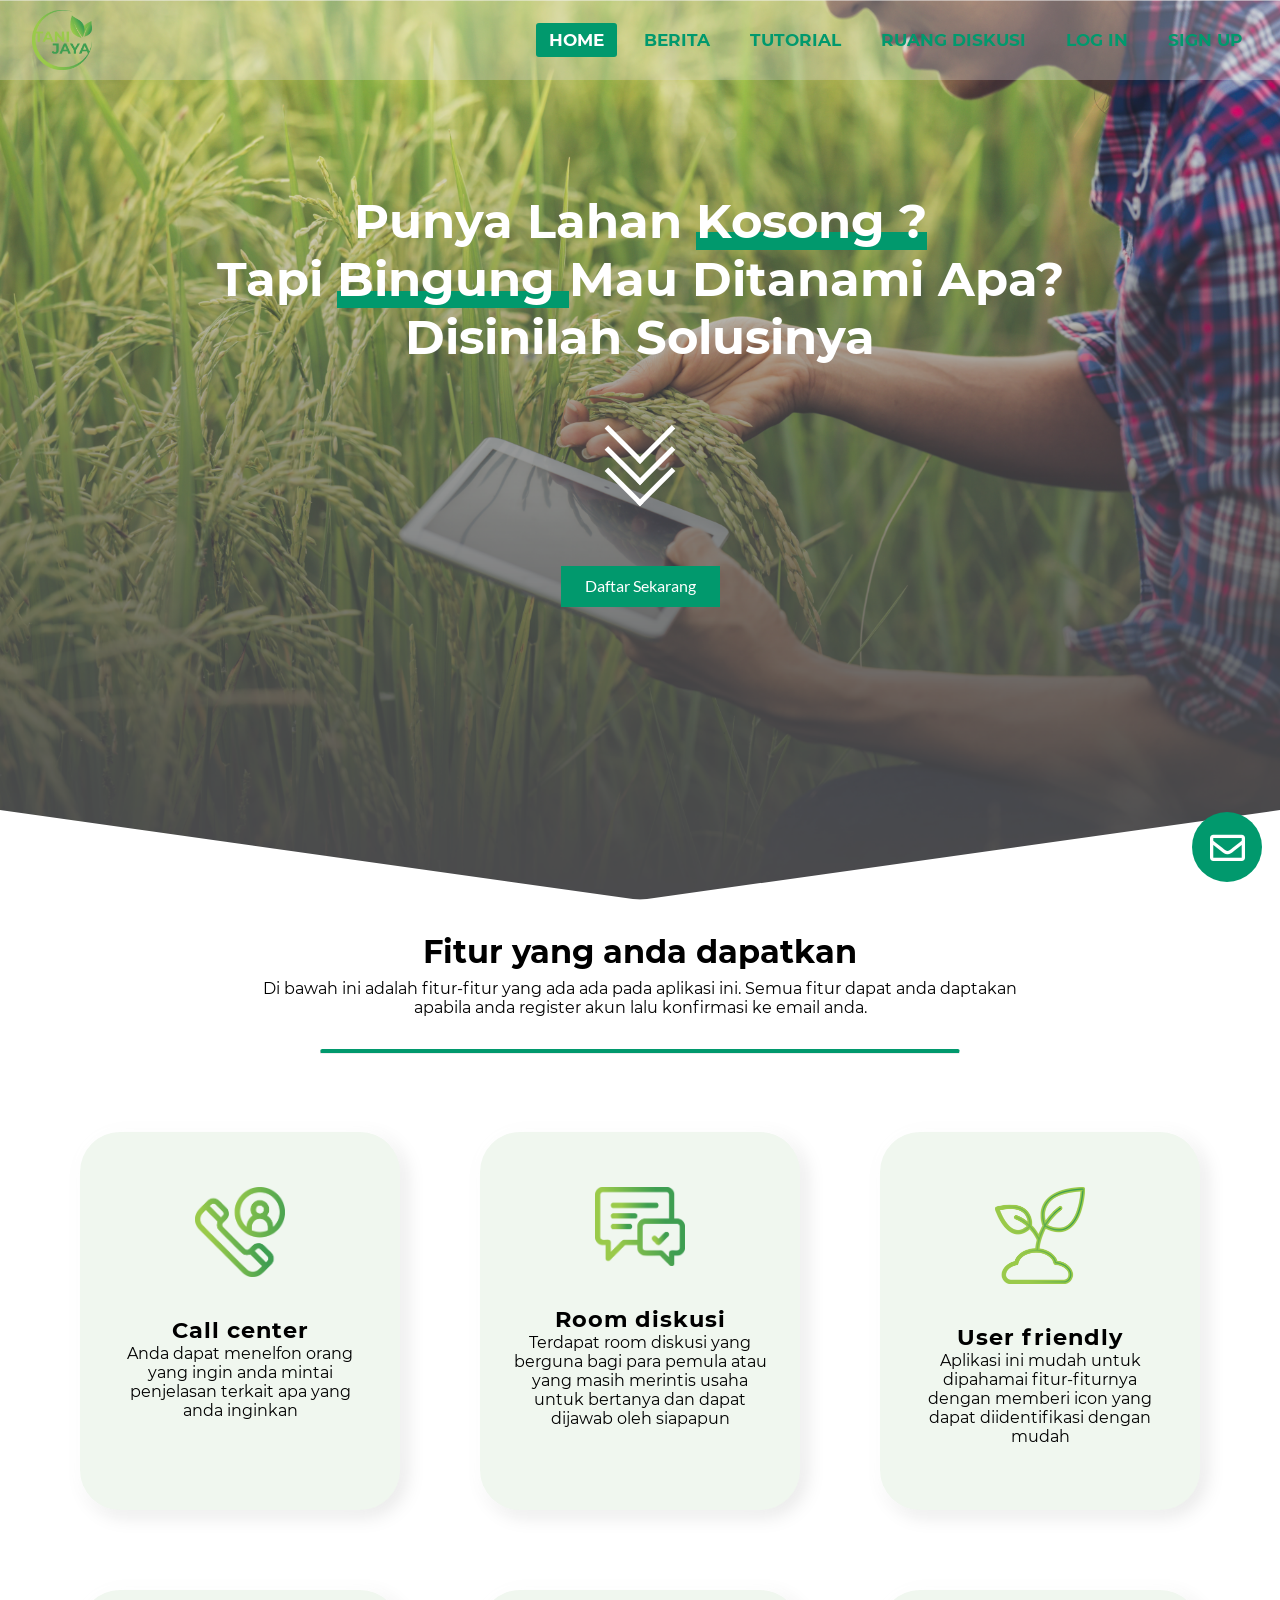
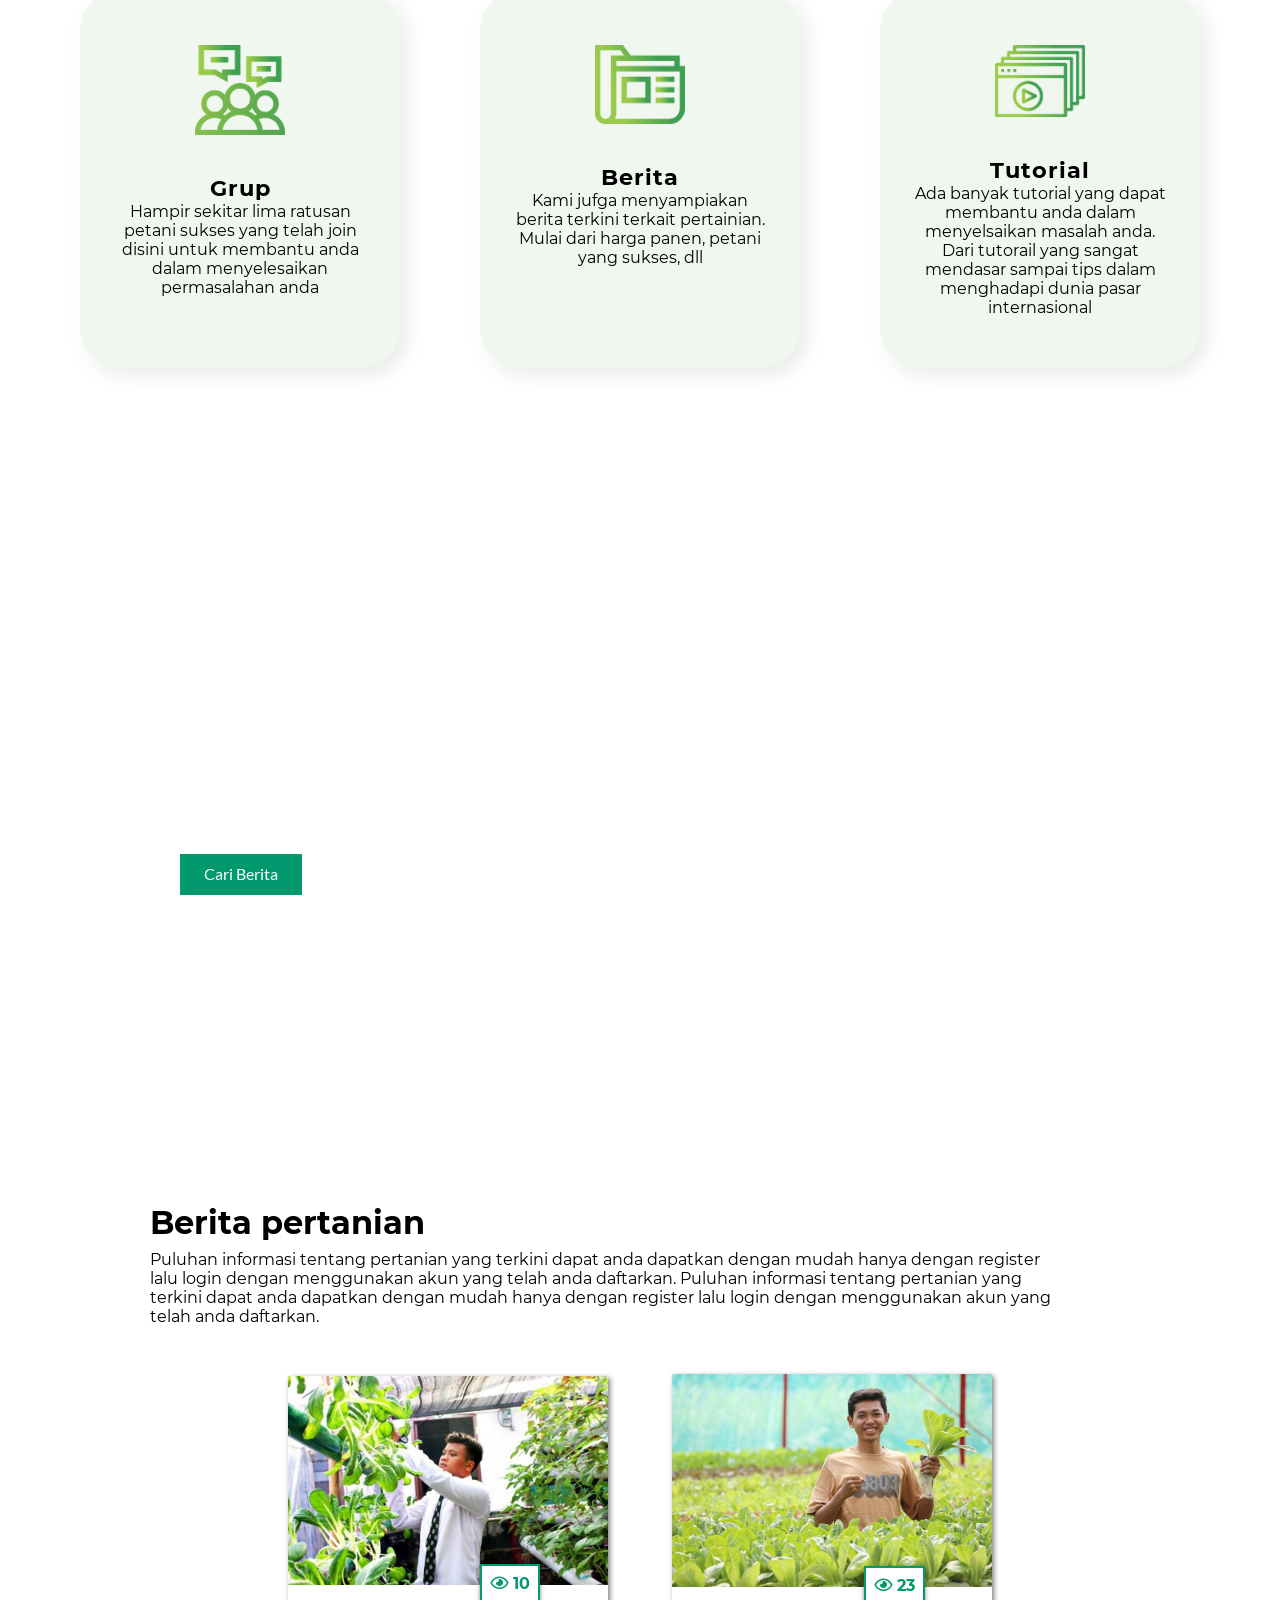
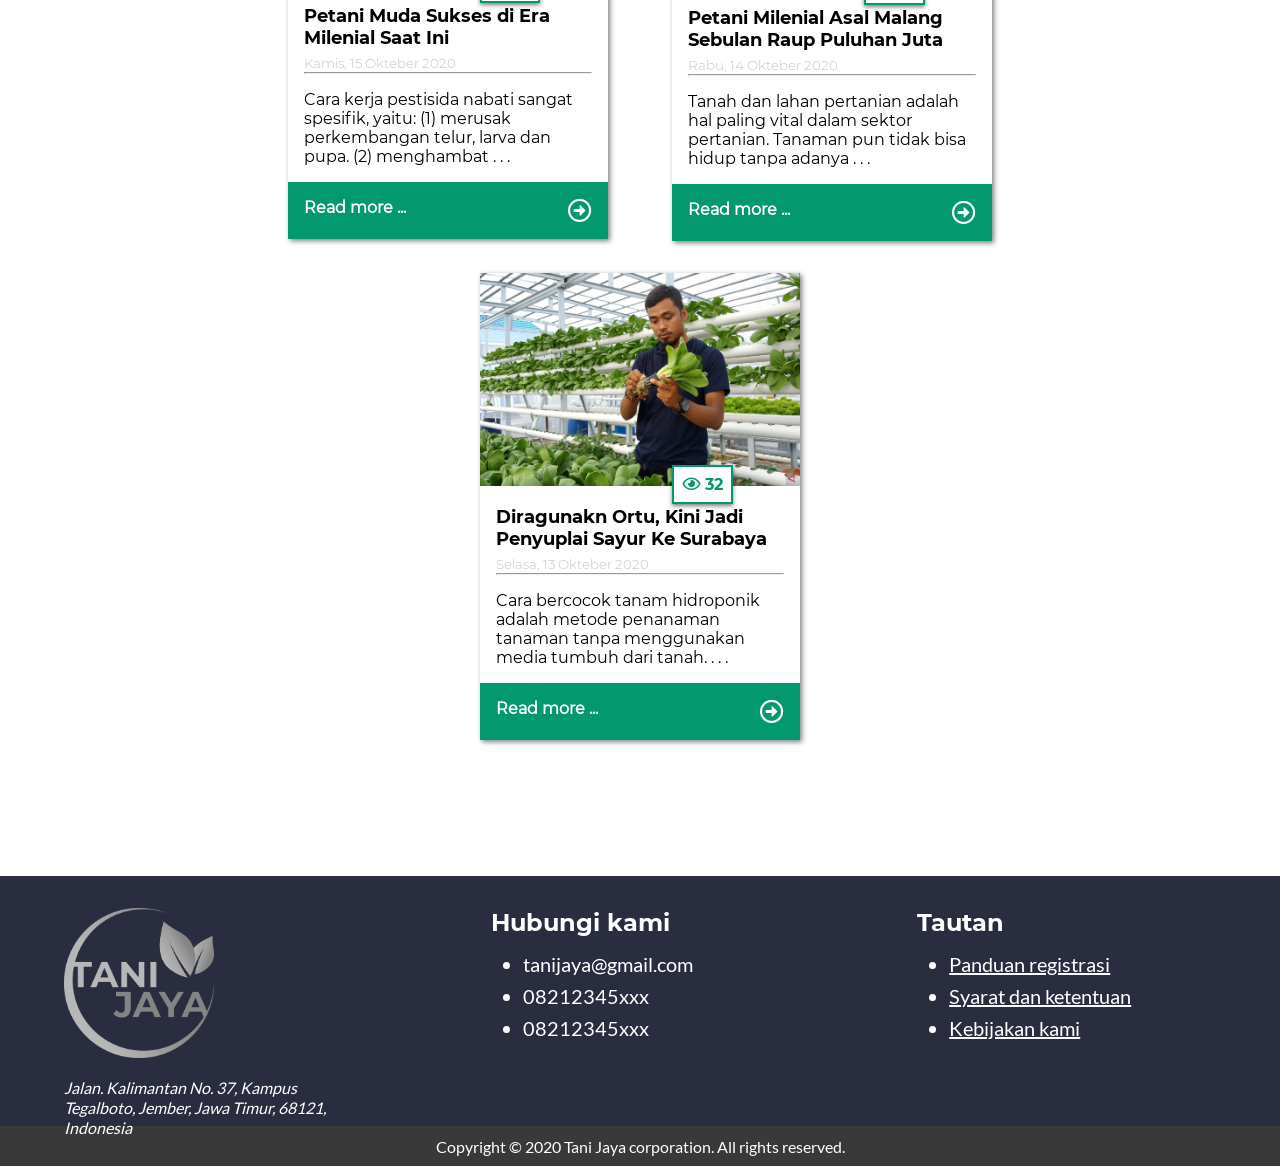
<file: index.html>
<!DOCTYPE html>
<html lang="en">

<head>
  <meta charset="UTF-8">
  <meta name="viewport" content="width=device-width, initial-scale=1.0">
  <title>Home</title>
  <link rel="stylesheet" href="css/home.css">
  <link rel="stylesheet" href="css/global.css">
  <link rel="stylesheet" href="css/arrow.css">
  <link rel="stylesheet" href="css/styleContent.css">
  <link rel="icon" href="images/LOGO.png" type="image/png">
  <link rel="stylesheet" href="https://cdnjs.cloudflare.com/ajax/libs/font-awesome/5.15.1/css/all.min.css">
</head>

<body>
  <div id="body">

    <nav id="myNav">
      <input type="checkbox" id="check">
      <label for="check" class="checkbtn">
        <i class="fas fa-bars"></i>
      </label>
      <label class="logo">
        <a href="index.html">
          <img src="images/LOGO.png" alt="">
        </a>
      </label>
      <ul>
        <li><a class="active" href="index.html">Home</a></li>
        <li><a href="berita.html">Berita</a></li>
        <li><a href="tutorial.html">Tutorial</a></li>
        <li><a href="ruangDiskusi.html">Ruang Diskusi</a></li>
        <li class="buton"><a href="login.html">Log In</a></li>
        <li class="button"><a href="register.html">Sign Up</a></li>
      </ul>
    </nav>

    <a onclick="thisClicked(0)" id="feedback"><i class="far fa-envelope"></i></a>

    <div class="jumbotron slider">
      <div class="content" id="content">
        <h1>Punya Lahan <span class="highlight"> Kosong ?</span> <br> Tapi <span class="highlight"> Bingung </span> Mau
          Ditanami Apa? <br> Disinilah
          Solusinya</h1>

        <div class="luar-indikator">
          <div class="indicator">
            <span></span>
            <span></span>
            <span></span>
          </div>
        </div>

        <span class="button"><a href="register.html">Daftar Sekarang</a></span>
      </div>
    </div>

    <div class="containerr">
      <div class="">
        <div class="fitur-judul flex">
          <h2>Fitur yang anda dapatkan</h2>
          <p>Di bawah ini adalah fitur-fitur yang ada ada pada aplikasi ini. Semua fitur dapat anda daptakan apabila
            anda
            register akun lalu konfirmasi ke email anda.</p>
        </div>
        <hr>
      </div>
      <div class="card">
        <div class="imgBx">
          <img src="images/home/call center.png" alt="" />
        </div>
        <div class="contentBx">
          <h2>Call center</h2>
          <p>
            Anda dapat menelfon orang yang ingin anda mintai penjelasan terkait apa yang anda inginkan
          </p>
        </div>
      </div>
      <div class="card">
        <div class="imgBx">
          <img src="images/home/diskusi.png" alt="" />
        </div>
        <div class="contentBx">
          <h2>Room diskusi</h2>
          <p>
            Terdapat room diskusi yang berguna bagi para pemula atau yang masih merintis usaha untuk bertanya dan
            dapat
            dijawab oleh siapapun
          </p>
        </div>
      </div>
      <div class="card">
        <div class="imgBx">
          <img src="images/home/user frienly.png" alt="" />
        </div>
        <div class="contentBx">
          <h2>User friendly</h2>
          <p>
            Aplikasi ini mudah untuk dipahamai fitur-fiturnya dengan memberi icon yang dapat diidentifikasi dengan
            mudah</p>
        </div>
      </div>
      <div class="card">
        <div class="imgBx">
          <img src="images/home/group.png" alt="" />
        </div>
        <div class="contentBx">
          <h2>Grup</h2>
          <p>
            Hampir sekitar lima ratusan petani sukses yang telah join disini untuk membantu anda dalam menyelesaikan
            permasalahan anda
          </p>
        </div>
      </div>
      <div class="card">
        <div class="imgBx">
          <img src="images/home/berita.png" alt="" />
        </div>
        <div class="contentBx">
          <h2>Berita</h2>
          <p>Kami jufga menyampiakan berita terkini terkait pertainian. Mulai dari harga panen, petani yang sukses,
            dll
          </p>
        </div>
      </div>
      <div class="card">
        <div class="imgBx">
          <img src="images/home/tutoraial.png" alt="" />
        </div>
        <div class="contentBx">
          <h2>Tutorial</h2>
          <p>
            Ada banyak tutorial yang dapat membantu anda dalam menyelsaikan masalah anda. Dari tutorail yang sangat
            mendasar sampai tips dalam menghadapi dunia pasar internasional
          </p>
        </div>
      </div>
    </div>

    <div class="jumbotron2 flex">
      <div class="content">
        <h1>Dapatkan Informasi Terbaru Disini ...!</h1>
        <p>Banyak sekali informasi yang sangat informaif dan bermanfaat untuk anda. Informasi sangat banyak sekali dan
        </p>
        <br>
        <span class="button"><a href="berita.html">Cari Berita</a></span>
      </div>
    </div>

    <div class="berita">
      <div class="container">

        <div class="judul-berita flex">
          <h2>Berita pertanian</h2>
          <p>Puluhan informasi tentang pertanian yang terkini dapat anda dapatkan dengan mudah hanya dengan register
            lalu
            login dengan menggunakan akun yang telah anda daftarkan. Puluhan informasi tentang pertanian yang terkini
            dapat anda dapatkan dengan mudah hanya dengan register lalu
            login dengan menggunakan akun yang telah anda daftarkan.</p>
        </div>

        <div class="card-berita">
          <div class="card">
            <div class="thumbil">
              <img src="./images/berita/sayur1.jpg" alt="">
            </div>
            <a href="">
              <span>
                <h5><i class="far fa-eye"></i> 10</h5>
              </span>
            </a>
            <div class="text">
              <h1>Petani Muda Sukses di Era Milenial Saat Ini</h1>
              <small>Kamis, 15 Okteber 2020</small>
              <hr>
              <p>Cara kerja pestisida nabati sangat spesifik, yaitu: (1) merusak perkembangan telur, larva dan pupa. (2)
                menghambat . . .</p>
            </div>
            <div class="read-more flex">
              <a href="#">
                <h2>Read more ...</h2>
              </a>
              <a href="#">
                <i class="far fa-arrow-alt-circle-right"></i>
              </a>
            </div>
          </div>

          <div class="card">
            <div class="thumbil">
              <img src="./images/berita/sayur2.jpg" alt="">
            </div>
            <a href="">
              <span>
                <h5><i class="far fa-eye"></i> 23</h5>
              </span>
            </a>
            <div class="text">
              <h1>Petani Milenial Asal Malang Sebulan Raup Puluhan Juta</h1>
              <small>Rabu, 14 Okteber 2020</small>
              <hr>
              <p>Tanah dan lahan pertanian adalah hal paling vital dalam sektor pertanian. Tanaman pun tidak bisa hidup
                tanpa adanya . . .</p>
            </div>
            <div class="read-more flex">
              <a href="#">
                <h2>Read more ...</h2>
              </a>
              <a href="#">
                <i class="far fa-arrow-alt-circle-right"></i>
              </a>
            </div>
          </div>

          <div class="card">
            <div class="thumbil">
              <img src="./images/berita/sayur3.jpg" alt="">
            </div>
            <a href="">
              <span>
                <h5><i class="far fa-eye"></i> 32</h5>
              </span>
            </a>
            <div class="text">
              <h1>Diragunakn Ortu, Kini Jadi Penyuplai Sayur Ke Surabaya</h1>
              <small>Selasa, 13 Okteber 2020</small>
              <hr>
              <p>Cara bercocok tanam hidroponik adalah metode penanaman tanaman tanpa menggunakan media tumbuh dari
                tanah.
                . . .</p>
            </div>
            <div class="read-more flex">
              <a href="#">
                <h2>Read more ...</h2>
              </a>
              <a href="#">
                <i class="far fa-arrow-alt-circle-right"></i>
              </a>
            </div>
          </div>

        </div>
      </div>
    </div>

    <div class="footer1 flex">
      <div class="content">
        <img src="images/LOGO.png" alt="">
        <div class="tulisan">
          <i>Jalan. Kalimantan No. 37, Kampus Tegalboto, Jember, Jawa Timur, 68121, Indonesia</i>
        </div>
      </div>
      <div class="contennnn flex">
        <div class="content ">
          <h2>Hubungi kami</h2>
          <ul>
            <li>tanijaya@gmail.com</li>
            <li>08212345xxx</li>
            <li>08212345xxx</li>
          </ul>
        </div>
        <div class="content">
          <h2>Tautan</h2>
          <ul>
            <li><a href="#">Panduan registrasi</a></li>
            <li><a href="#">Syarat dan ketentuan</a></li>
            <li><a href="#">Kebijakan kami</a></li>
          </ul>
        </div>
      </div>
    </div>

    <div class="footer2 flex">
      <small>Copyright © 2020 Tani Jaya corporation. All rights reserved.</small>
    </div>
  </div>
  <!-- modalbox -->
  <div id="popUp1" class="popUp">
    <div class="wrap-contact100">
      <form class="contact100-form validate-form">
        <span class="contact100-form-title">
          Send Us A Message
        </span>

        <div class="flex" style="margin-bottom: 1rem;">
          <div class="send">
            <i class="pesawat fa fa-paper-plane"></i>
          </div>
        </div>

        <div class="wrap-input100 validate-input">
          <input class="input100" type="text" name="email" placeholder="E-mail">
          <span class="focus-input100"></span>
        </div>

        <div class="wrap-input100 validate-input">
          <textarea class="input100" name="message" placeholder="Your Message"></textarea>
          <span class="focus-input100"></span>
        </div>

        <div class="container-contact100-form-btn">
          <button class="contact100-form-btn">
            <span>
              <!-- <i class="fa fa-paper-plane"></i> -->
              Send
            </span>
          </button>
        </div>
      </form>
    </div>
  </div>
  <script src="js/jquery.js"></script>
  <script src="js/global.js"></script>
</body>

</html>
</file>
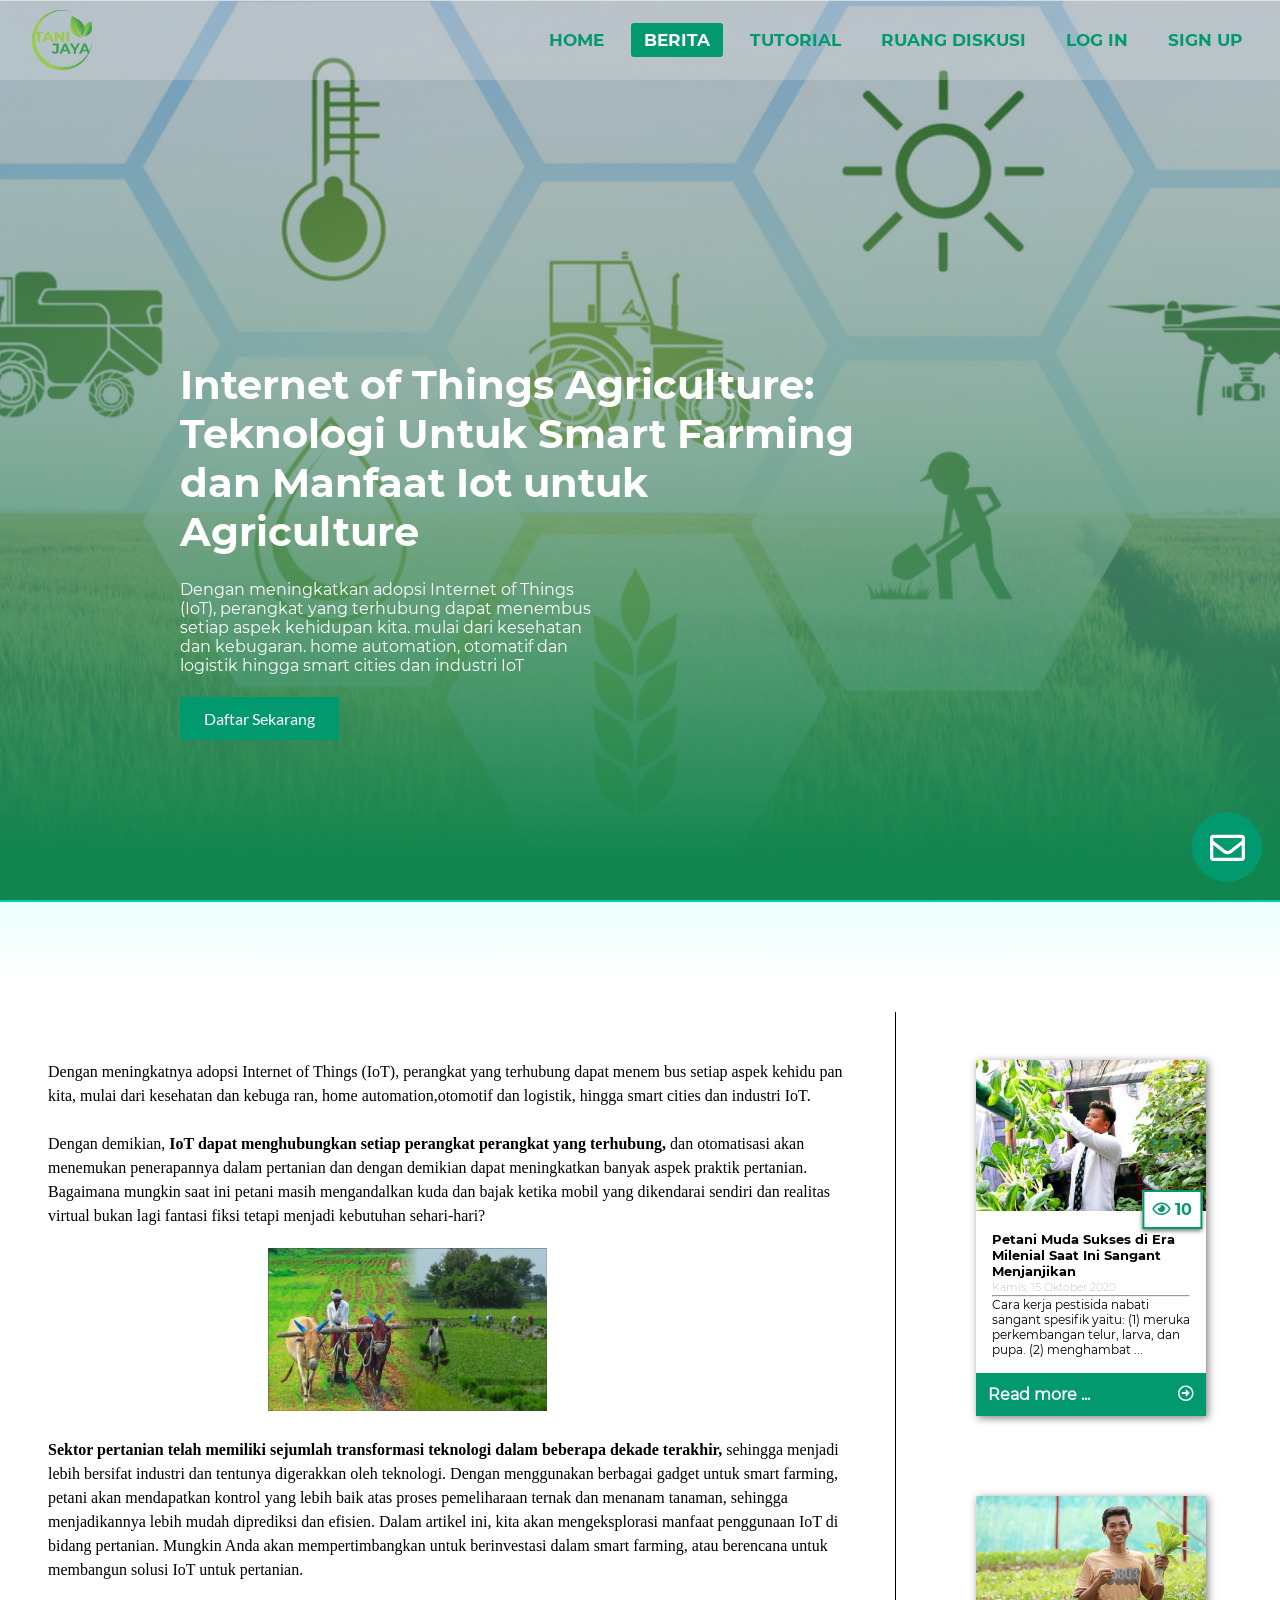
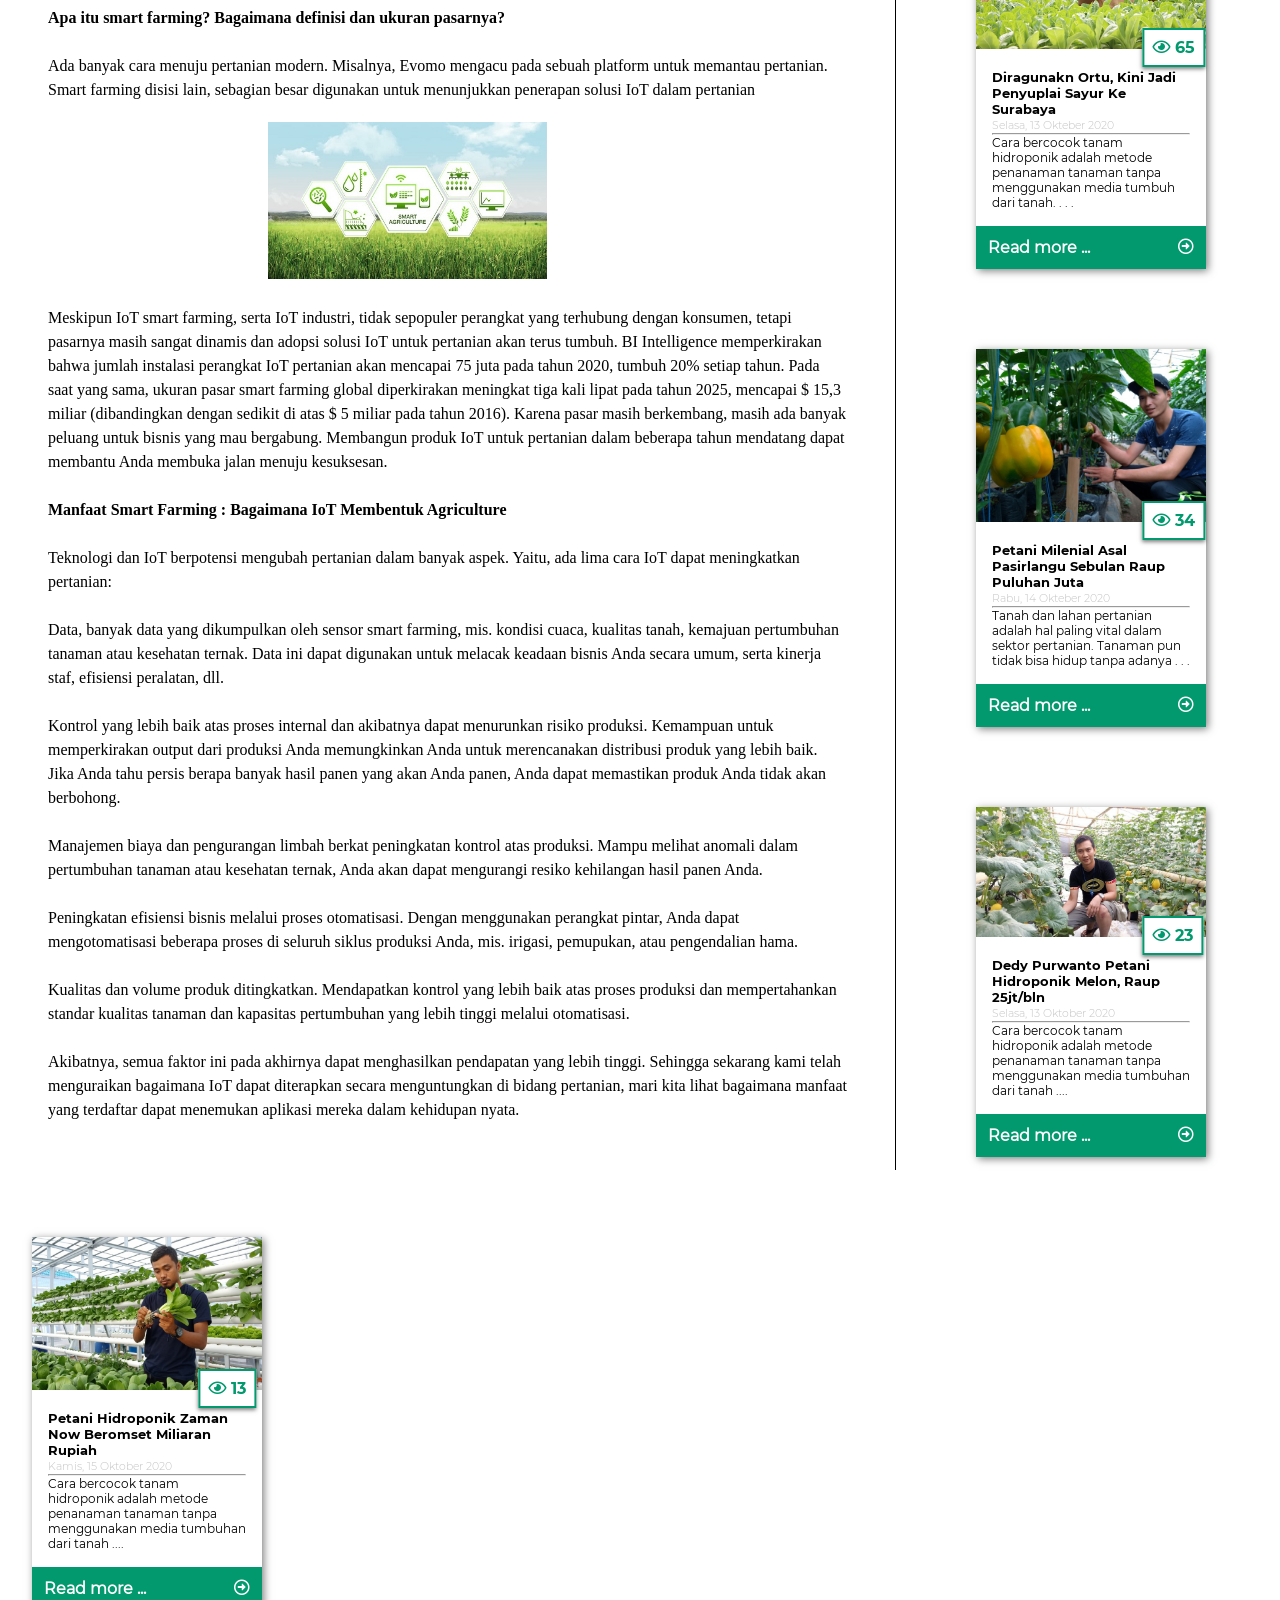
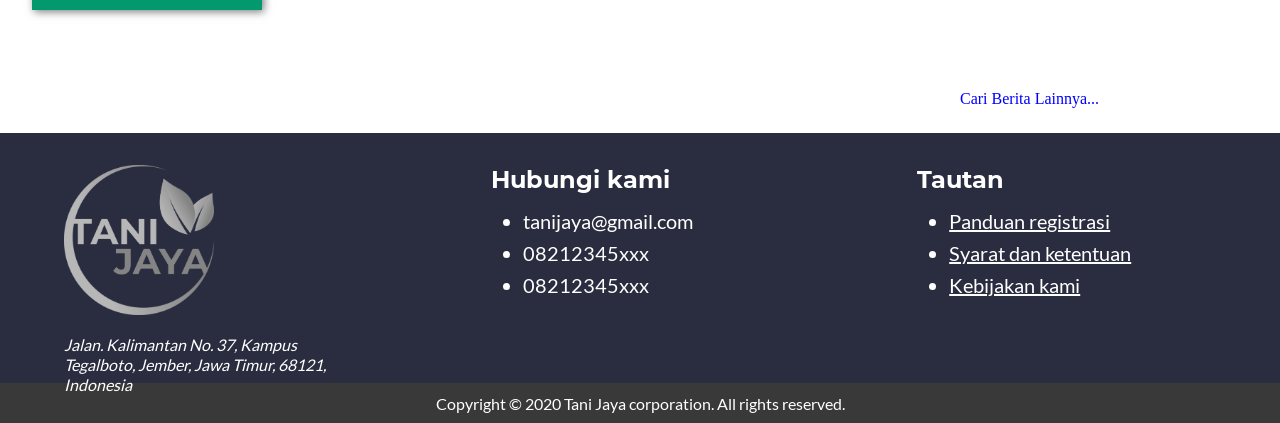
<file: berita.html>
<!DOCTYPE html>
<html lang="en">

<head>
  <meta charset="UTF-8">
  <meta name="viewport" content="width=device-width, initial-scale=1.0">
  <title>Berita</title>
  <link rel="stylesheet" href="css/global.css">
  <link rel="stylesheet" href="css/berita.css">
  <link rel="icon" href="images/LOGO.png" type="image/png">
  <link rel="stylesheet" href="https://cdnjs.cloudflare.com/ajax/libs/font-awesome/5.15.1/css/all.min.css">

</head>

<body>

  <nav id="myNav">
    <input type="checkbox" id="check">
    <label for="check" class="checkbtn">
      <i class="fas fa-bars"></i>
    </label>
    <label class="logo">
      <a href="index.html">
        <img src="images/LOGO.png" alt="">
      </a>
    </label>
    <ul>
      <li><a href="index.html">Home</a></li>
      <li><a class="active" href="berita.html">Berita</a></li>
      <li><a href="tutorial.html">Tutorial</a></li>
      <li><a href="ruangDiskusi.html">Ruang Diskusi</a></li>
      <li class="buton"><a href="login.html">Log In</a></li>
      <li class="button"><a href="register.html">Sign Up</a></li>
    </ul>
  </nav>
  <a onclick="thisClicked(0)" id="feedback"><i class="far fa-envelope"></i></a>
  <div class="content_banner">
    <div class="content">
      <h1>Internet of Things Agriculture: Teknologi Untuk Smart Farming dan Manfaat Iot untuk Agriculture</h1>
      <p>Dengan meningkatkan adopsi Internet of Things (IoT), perangkat yang terhubung dapat menembus setiap aspek
        kehidupan kita.
        mulai dari kesehatan dan kebugaran. home automation, otomatif dan logistik hingga smart cities dan
        industri IoT</p>
      <br>
      <span class="button"><a href="register.html">Daftar Sekarang</a></span>
    </div>
  </div>
  <div class="garis"></div>
  <div class="content_berita">
    <p>Dengan meningkatnya adopsi Internet of Things (IoT), perangkat yang terhubung dapat menem bus setiap aspek
      kehidu pan kita, mulai dari kesehatan
      dan kebuga ran, home automation,otomotif dan logistik, hingga smart cities dan industri IoT.</p>
    <br>
    <p>Dengan demikian,<b> IoT dapat menghubungkan setiap perangkat perangkat yang terhubung,</b> dan otomatisasi
      akan menemukan penerapannya dalam
      pertanian dan dengan demikian dapat meningkatkan banyak aspek praktik pertanian. Bagaimana mungkin saat ini
      petani masih mengandalkan
      kuda dan bajak ketika mobil yang dikendarai sendiri dan realitas virtual bukan lagi fantasi fiksi tetapi
      menjadi kebutuhan sehari-hari?</p>

    <img src="images/berita/sapi.jpeg" alt="">

    <p><b>Sektor pertanian telah memiliki sejumlah transformasi teknologi dalam beberapa dekade terakhir,</b>
      sehingga menjadi lebih bersifat industri dan
      tentunya digerakkan oleh teknologi. Dengan menggunakan berbagai gadget untuk smart farming, petani akan
      mendapatkan kontrol yang lebih baik atas proses
      pemeliharaan ternak dan menanam tanaman, sehingga menjadikannya lebih mudah diprediksi dan efisien. Dalam
      artikel ini, kita akan mengeksplorasi manfaat
      penggunaan IoT di bidang pertanian. Mungkin Anda akan mempertimbangkan untuk berinvestasi dalam smart
      farming, atau berencana untuk membangun solusi IoT
      untuk pertanian.</p>
    <br>

    <p><b>Apa itu smart farming? Bagaimana definisi dan ukuran pasarnya? </b></p>
    <br>
    <p>Ada banyak cara menuju pertanian modern. Misalnya, Evomo mengacu pada sebuah platform untuk memantau
      pertanian. Smart farming disisi lain, sebagian besar digunakan untuk menunjukkan penerapan solusi IoT dalam
      pertanian</p>

    <img src="images/berita/iot.jpg" alt="">

    <p>Meskipun IoT smart farming, serta IoT industri, tidak sepopuler perangkat yang terhubung dengan konsumen,
      tetapi pasarnya masih sangat dinamis dan adopsi
      solusi IoT untuk pertanian akan terus tumbuh. BI Intelligence memperkirakan bahwa jumlah instalasi perangkat
      IoT pertanian akan mencapai 75 juta pada
      tahun 2020, tumbuh 20% setiap tahun. Pada saat yang sama, ukuran pasar smart farming global diperkirakan
      meningkat tiga kali lipat pada tahun 2025,
      mencapai $ 15,3 miliar (dibandingkan dengan sedikit di atas $ 5 miliar pada tahun 2016). Karena pasar masih
      berkembang, masih ada banyak peluang untuk
      bisnis yang mau bergabung. Membangun produk IoT untuk pertanian dalam beberapa tahun mendatang dapat
      membantu Anda membuka jalan menuju kesuksesan.</p>
    <br>
    <p><b>Manfaat Smart Farming : Bagaimana IoT Membentuk Agriculture </b></p>
    <br>
    <p>Teknologi dan IoT berpotensi mengubah pertanian dalam banyak aspek. Yaitu, ada lima cara IoT dapat
      meningkatkan pertanian: </p>
    <br>
    <p>Data, banyak data yang dikumpulkan oleh sensor smart farming, mis. kondisi cuaca, kualitas tanah, kemajuan
      pertumbuhan tanaman atau kesehatan ternak.
      Data ini dapat digunakan untuk melacak keadaan bisnis Anda secara umum, serta kinerja staf, efisiensi
      peralatan, dll.</p>
    <br>
    <p>Kontrol yang lebih baik atas proses internal dan akibatnya dapat menurunkan risiko produksi. Kemampuan untuk
      memperkirakan output dari produksi Anda
      memungkinkan Anda untuk merencanakan distribusi produk yang lebih baik. Jika Anda tahu persis berapa banyak
      hasil panen yang akan Anda panen, Anda dapat
      memastikan produk Anda tidak akan berbohong.</p>
    <br>
    <p>Manajemen biaya dan pengurangan limbah berkat peningkatan kontrol atas produksi. Mampu melihat anomali dalam
      pertumbuhan tanaman atau kesehatan ternak,
      Anda akan dapat mengurangi resiko kehilangan hasil panen Anda.</p>
    <br>
    <p>Peningkatan efisiensi bisnis melalui proses otomatisasi. Dengan menggunakan perangkat pintar, Anda dapat
      mengotomatisasi beberapa proses di seluruh
      siklus produksi Anda, mis. irigasi, pemupukan, atau pengendalian hama.</p>
    <br>
    <p>Kualitas dan volume produk ditingkatkan. Mendapatkan kontrol yang lebih baik atas proses produksi dan
      mempertahankan standar kualitas tanaman dan
      kapasitas pertumbuhan yang lebih tinggi melalui otomatisasi.</p>
    <br>
    <p>Akibatnya, semua faktor ini pada akhirnya dapat menghasilkan pendapatan yang lebih tinggi. Sehingga sekarang
      kami telah menguraikan bagaimana IoT dapat
      diterapkan secara menguntungkan di bidang pertanian, mari kita lihat bagaimana manfaat yang terdaftar dapat
      menemukan aplikasi mereka dalam kehidupan nyata.</p>
  </div>

  <div class="berita_samping">
    <div class="card">
      <div class="gambar">
        <img src="images/berita/sayur1.jpg" alt="">
      </div>
      <a href="">
        <span>
          <h5><i class="far fa-eye"></i> 10</h5>
        </span>
      </a>
      <div class="text">
        <h4>Petani Muda Sukses di Era Milenial Saat Ini Sangant Menjanjikan</h4>
        <small>Kamis, 15 Oktober 2020</small>
        <hr>
        <p>Cara kerja pestisida nabati sangant spesifik yaitu: (1) meruka perkembangan telur, larva, dan pupa.
          (2) menghambat ...</p>
      </div>
      <div class="read-more flex">
        <a href="#">
          <h2>Read more ...</h2>
        </a>
        <a href="#">
          <i class="far fa-arrow-alt-circle-right"></i>
        </a>
      </div>
    </div>

    <div class="card">
      <div class="gambar">
        <img src="images/berita/sayur2.jpg" alt="">
      </div>
      <a href="">
        <span>
          <h5><i class="far fa-eye"></i> 65</h5>
        </span>
      </a>
      <div class="text">
        <h4>Diragunakn Ortu, Kini Jadi Penyuplai Sayur Ke Surabaya</h4>
        <small>Selasa, 13 Okteber 2020</small>
        <hr>
        <p>Cara bercocok tanam hidroponik adalah metode penanaman tanaman tanpa menggunakan media tumbuh dari
          tanah.
          . . .</p>
      </div>
      <div class="read-more flex">
        <a href="#">
          <h2>Read more ...</h2>
        </a>
        <a href="#">
          <i class="far fa-arrow-alt-circle-right"></i>
        </a>
      </div>
    </div>

    <div class="card">
      <div class="gambar">
        <img src="images/berita/paprika.jpg" alt="">
      </div>
      <a href="">
        <span>
          <h5><i class="far fa-eye"></i> 34</h5>
        </span>
      </a>
      <div class="text">
        <h4>Petani Milenial Asal Pasirlangu Sebulan Raup Puluhan Juta</h4>
        <small>Rabu, 14 Okteber 2020</small>
        <hr>
        <p>Tanah dan lahan pertanian adalah hal paling vital dalam sektor pertanian. Tanaman pun tidak bisa
          hidup
          tanpa adanya . . .</p>
      </div>
      <div class="read-more flex">
        <a href="#">
          <h2>Read more ...</h2>
        </a>
        <a href="#">
          <i class="far fa-arrow-alt-circle-right"></i>
        </a>
      </div>
    </div>

    <div class="card">
      <div class="gambar">
        <img src="images/berita/melon.jpeg" alt="">
      </div>
      <a href="">
        <span>
          <h5><i class="far fa-eye"></i> 23</h5>
        </span>
      </a>
      <div class="text">
        <h4>Dedy Purwanto Petani Hidroponik Melon, Raup 25jt/bln</h4>
        <small>Selasa, 13 Oktober 2020</small>
        <hr>
        <p>Cara bercocok tanam hidroponik adalah metode penanaman tanaman tanpa menggunakan media tumbuhan dari
          tanah ....</p>
      </div>
      <div class="read-more flex">
        <a href="#">
          <h2>Read more ...</h2>
        </a>
        <a href="#">
          <i class="far fa-arrow-alt-circle-right"></i>
        </a>
      </div>
    </div>

    <div class="card">
      <div class="gambar">
        <img src="images/berita/sayur3.jpg" alt="">
      </div>
      <a href="">
        <span>
          <h5><i class="far fa-eye"></i> 13</h5>
        </span>
      </a>
      <div class="text">
        <h4>Petani Hidroponik Zaman Now Beromset Miliaran Rupiah</h4>
        <small>Kamis, 15 Oktober 2020</small>
        <hr>
        <p>Cara bercocok tanam hidroponik adalah metode penanaman tanaman tanpa menggunakan media tumbuhan dari
          tanah ....</p>
      </div>
      <div class="read-more flex">
        <a href="#">
          <h2>Read more ...</h2>
        </a>
        <a href="#">
          <i class="far fa-arrow-alt-circle-right"></i>
        </a>
      </div>
    </div>

    <div class="cari-berita">
      <a class="link" href="#">Cari Berita Lainnya...</a>
    </div>

  </div>

  <div class="footer1 flex">
    <div class="content">
      <img src="images/LOGO.png" alt="">
      <div class="tulisan">
        <i>Jalan. Kalimantan No. 37, Kampus Tegalboto, Jember, Jawa Timur, 68121, Indonesia</i>
      </div>
    </div>
    <div class="contennnn flex">
      <div class="content ">
        <h2>Hubungi kami</h2>
        <ul>
          <li>tanijaya@gmail.com</li>
          <li>08212345xxx</li>
          <li>08212345xxx</li>
        </ul>
      </div>
      <div class="content">
        <h2>Tautan</h2>
        <ul>
          <li><a href="#">Panduan registrasi</a></li>
          <li><a href="#">Syarat dan ketentuan</a></li>
          <li><a href="#">Kebijakan kami</a></li>
        </ul>
      </div>
    </div>
  </div>
  <!-- modalbox -->
  <div id="popUp1" class="popUp">
    <div class="wrap-contact100">
      <form class="contact100-form validate-form">
        <span class="contact100-form-title">
          Send Us A Message
        </span>

        <div class="flex" style="margin-bottom: 1rem;">
          <div class="send">
            <i class="pesawat fa fa-paper-plane"></i>
          </div>
        </div>

        <div class="wrap-input100 validate-input">
          <input class="input100" type="text" name="email" placeholder="E-mail">
          <span class="focus-input100"></span>
        </div>

        <div class="wrap-input100 validate-input">
          <textarea class="input100" name="message" placeholder="Your Message"></textarea>
          <span class="focus-input100"></span>
        </div>

        <div class="container-contact100-form-btn">
          <button class="contact100-form-btn">
            <span>
              <!-- <i class="fa fa-paper-plane"></i> -->
              Send
            </span>
          </button>
        </div>
      </form>
    </div>
  </div>
  <div class="footer2 flex">
    <small>Copyright © 2020 Tani Jaya corporation. All rights reserved.</small>
  </div>
  <script src="js/jquery.js"></script>
  <script src="js/global.js"></script>
</body>

</html>
</file>
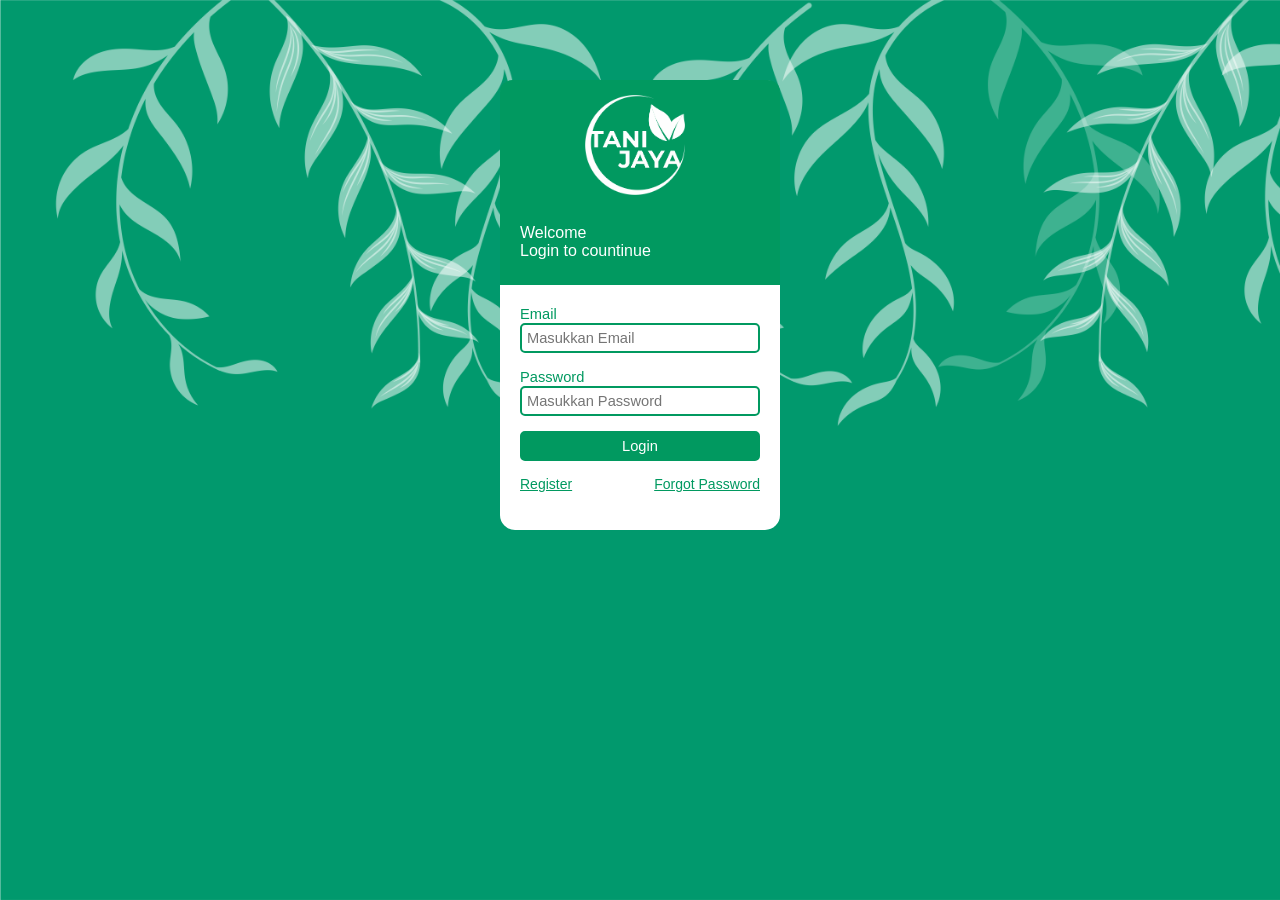
<file: login.html>
<!DOCTYPE html>
<html lang="en">

<head>
    <meta charset="UTF-8">
    <meta name="viewport" content="width=device-width, initial-scale=1.0">
    <title>Login</title>
    <link rel="stylesheet" href="css/login.css">
    <link rel="icon" href="images/LOGO.png" type="image/png">
</head>

<body>
    <div class="card">
        <form method="POST" id="form">
            <div class="content-atas">
                <img class="logo" src="images/register&login/logo.png" alt="logoTaniJaya">
                <p>Welcome <br> Login to countinue</p>
            </div>
            <div class="content-bawah">
                <label for="email">Email</label>
                <input type="email" name="email" id="email" placeholder="Masukkan Email" required
                    onkeydown="validasiemail()">
                <span id="text"></span>
                <br>
                <label for="password">Password</label>
                <input type="password" name="password" id="password" placeholder="Masukkan Password" required>
                <br>
                <input type="submit" id="login" onclick="notif()" value="Login">
                <br>
                <a href="register.html" class="register">Register</a>
                <a href="#" class="forgot">Forgot Password</a>
            </div>
        </form>
    </div>
    <script src="js/login.js"></script>
</body>

</html>
</file>
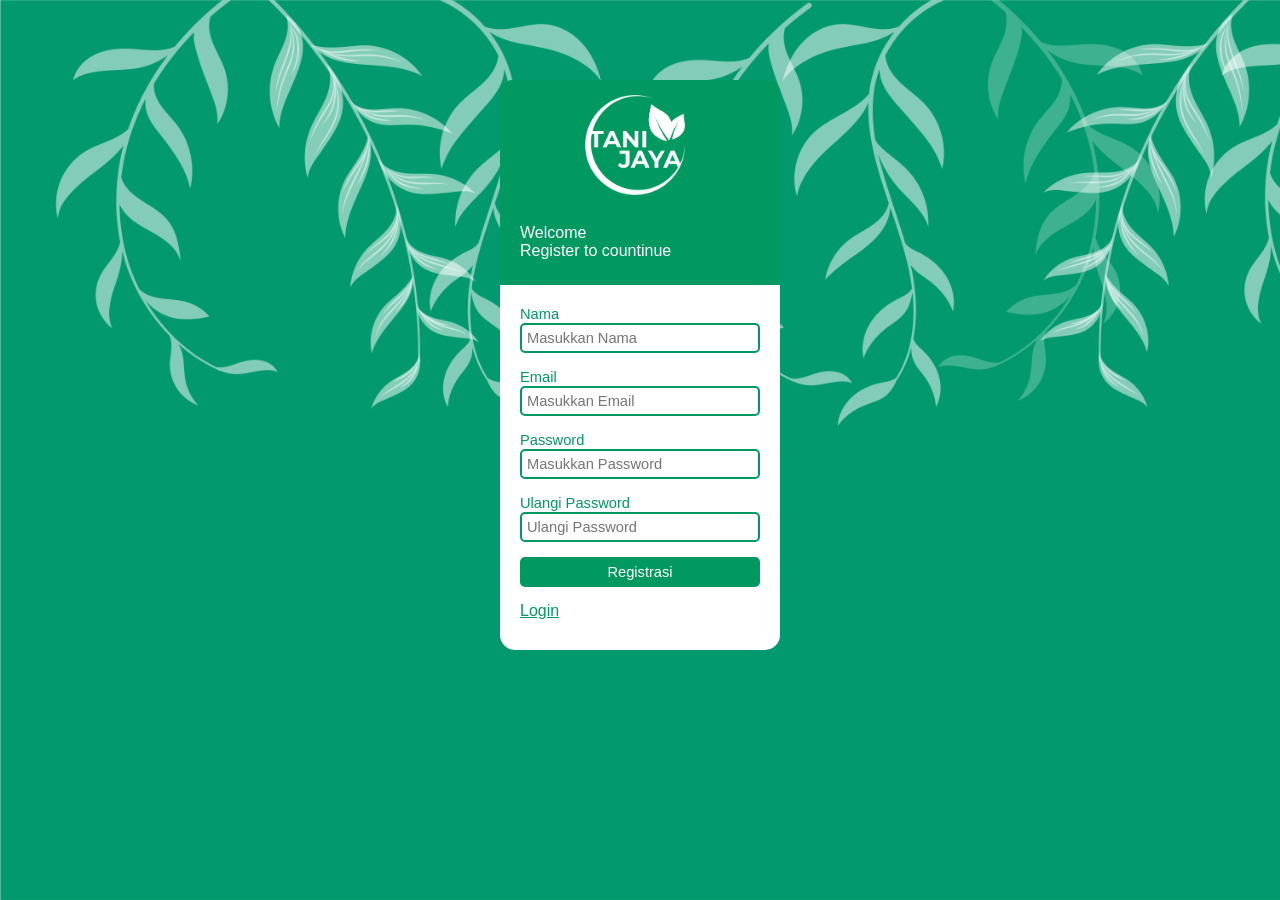
<file: register.html>
<!DOCTYPE html>
<html lang="en">

<head>
    <meta charset="UTF-8">
    <meta name="viewport" content="width=device-width, initial-scale=1.0">
    <title>Registrasi</title>
    <link rel="stylesheet" href="css/register.css">
    <link rel="icon" href="images/LOGO.png" type="image/png">
</head>

<body>
    <div class="card">
        <form method="POST" class="form">
            <div class="content-atas">
                <img class="logo" src="images/register&login/logo.png" alt="logoTaniJaya">
                <p>Welcome <br> Register to countinue</p>
            </div>
            <div class="content-bawah">
                <label for="nama">Nama</label>
                <input type="text" name="nama" id="nama" placeholder="Masukkan Nama">
                <br>

                <label for="email">Email</label>
                <input type="email" name="email" id="email" placeholder="Masukkan Email">
                <br>

                <label for="password">Password</label>
                <input type="password" name="password" id="password" placeholder="Masukkan Password">
                <br>

                <label for="password" name="ulangi password">Ulangi Password</label>
                <input type="password" name="ulangi password" id="ulangi_password" placeholder="Ulangi Password">
                <br>

                <input type="submit" id="registrasi" onclick="notif2()" value="Registrasi">
                <a href="login.html">Login</a>
            </div>
        </form>
    </div>
    <script src="js/login.js"></script>
</body>

</html>
</file>
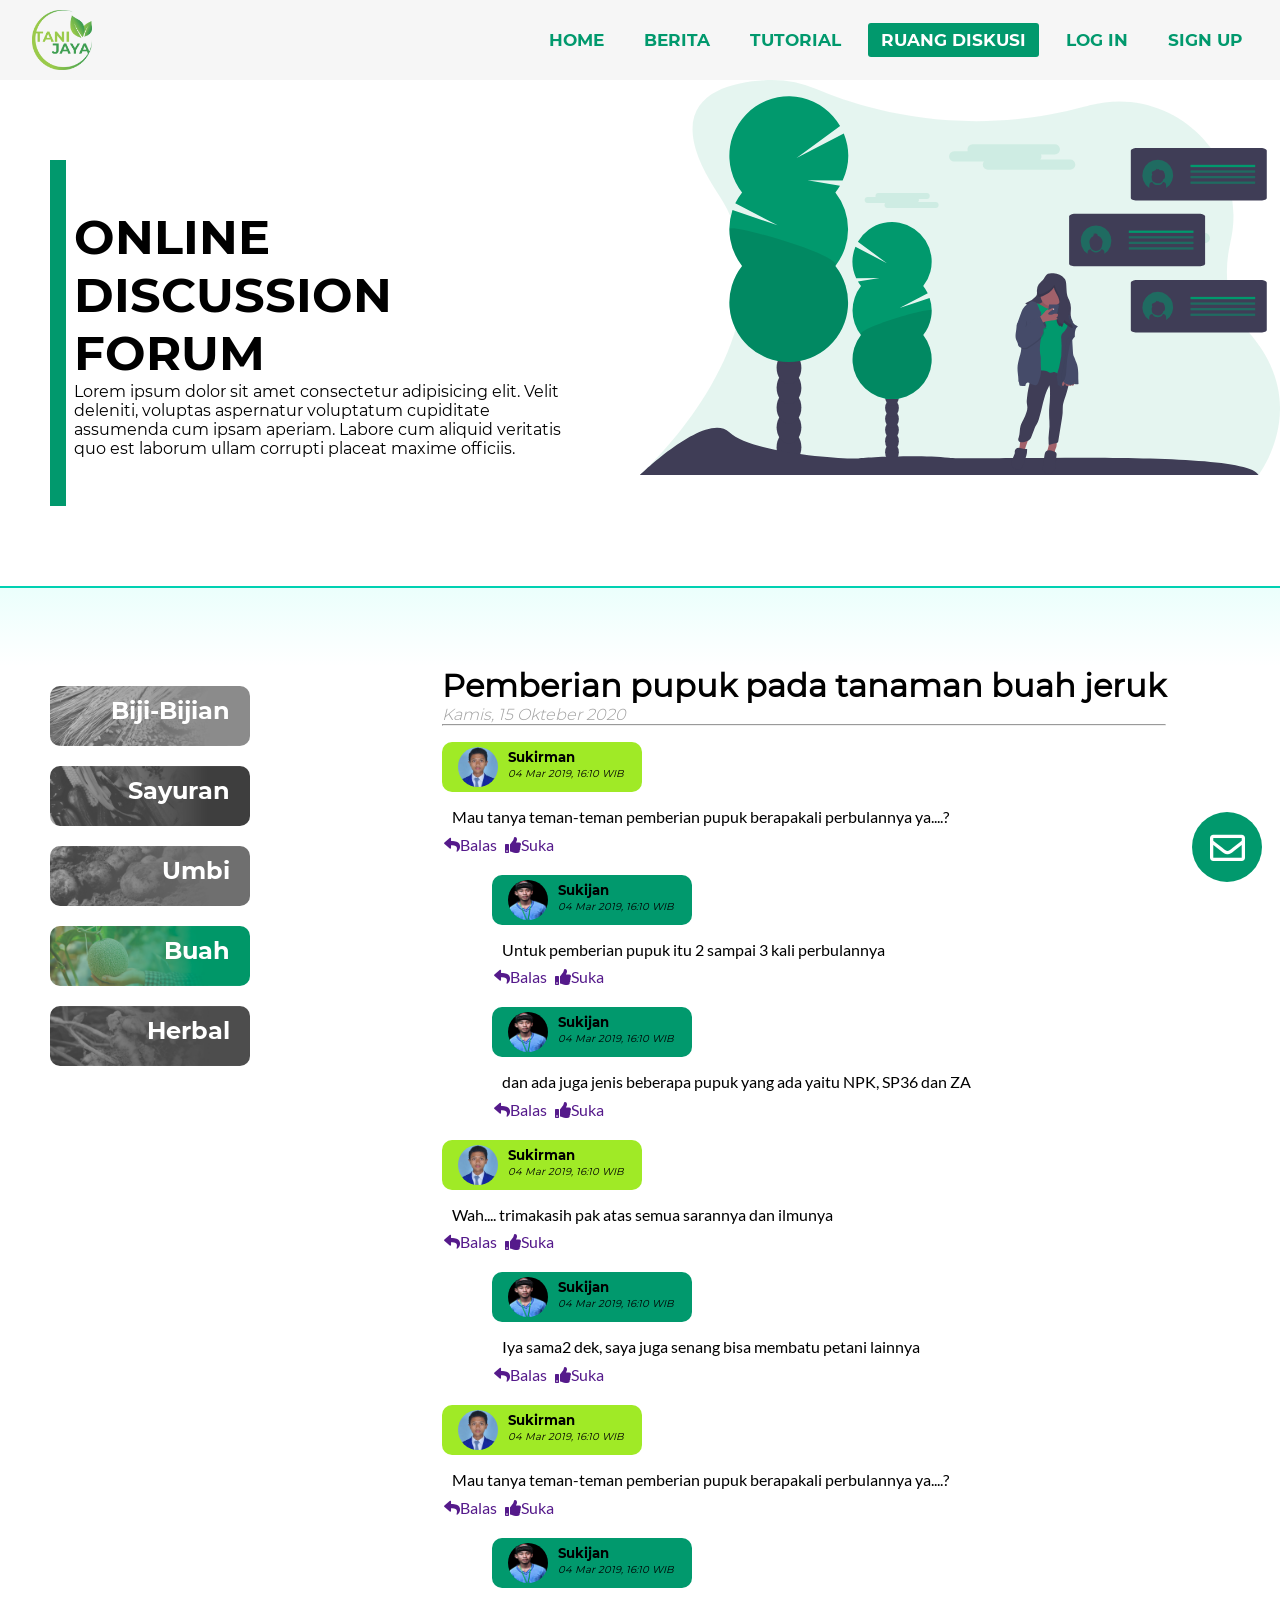
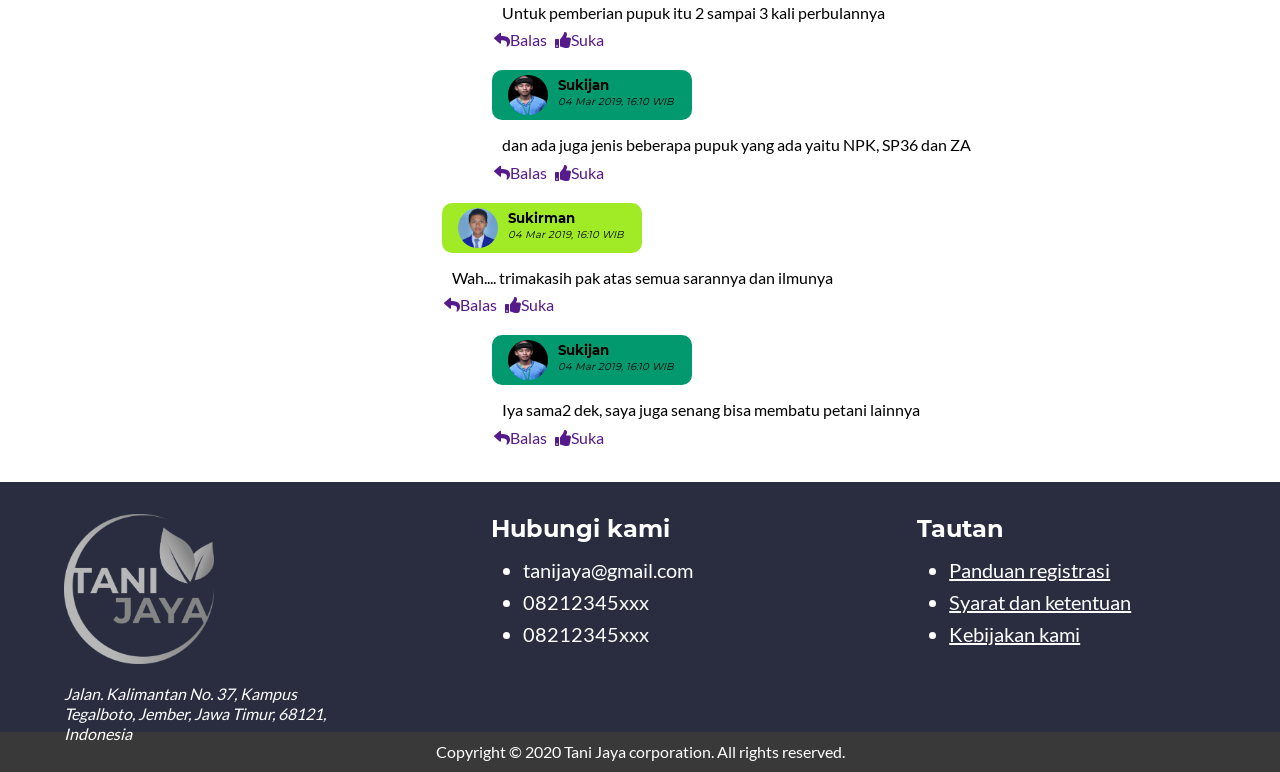
<file: ruangDiskusi.html>
<!DOCTYPE html>
<html lang="en">

<head>
	<meta charset="UTF-8">
	<meta name="viewport" content="width=device-width, initial-scale=1.0">
	<title>Forum Diskusi</title>
	<link rel="stylesheet" href="css/global.css">
	<link rel="stylesheet" href="css/forumDiskusi.css">
	<link rel="stylesheet" href="https://cdnjs.cloudflare.com/ajax/libs/font-awesome/5.15.1/css/all.min.css">
	<link rel="icon" href="images/LOGO.png" type="image/png">

</head>

<body>
	<nav id="myNav">
		<input type="checkbox" id="check">
		<label for="check" class="checkbtn">
			<i class="fas fa-bars"></i>
		</label>
		<label class="logo">
			<a href="index.html">
				<img src="images/LOGO.png" alt="">
			</a>
		</label>
		<ul>
			<li><a href="index.html">Home</a></li>
			<li><a href="berita.html">Berita</a></li>
			<li><a href="tutorial.html">Tutorial</a></li>
			<li><a class="active" href="ruangDiskusi.html">Ruang Diskusi</a></li>
			<li class="buton"><a href="login.html">Log In</a></li>
			<li class="button"><a href="register.html">Sign Up</a></li>
		</ul>
	</nav>
	<a onclick="thisClicked(0)" id="feedback"><i class="far fa-envelope"></i></a>
	<div class="header">
		<div class="teks">
			<h2>ONLINE DISCUSSION FORUM</h2>
			<p>Lorem ipsum dolor sit amet consectetur adipisicing elit. Velit deleniti, voluptas aspernatur voluptatum
				cupiditate assumenda cum ipsam aperiam. Labore cum aliquid veritatis quo est laborum ullam corrupti
				placeat maxime officiis.</p>
		</div>
		<div class="gambar">
			<img src="images/forum/undraw_texting_k35o.svg" alt="" srcset="">
		</div>
	</div>
	<div class="garis"></div>
	<div class="chatting flex">
		<div id="tombol" class="content">
			<div class="kategori flex">
				<a href="#">
					<div class="card" id="biji">
						<h2>Biji-Bijian</h2>
					</div>
				</a>
				<a href="#">
					<div class="card" id="sayuran">
						<h2>Sayuran</h2>
					</div>
				</a>
				<a href="#">
					<div class="card" id="umbi">
						<h2>Umbi</h2>
					</div>
				</a>
				<a href="#">
					<div class="card" id="buah">
						<h2>Buah</h2>
					</div>
				</a>
				<a href="#">
					<div class="card" id="herbal">
						<h2>Herbal</h2>
					</div>
				</a>
			</div>
		</div>

		<div class="percakapan">
			<div class="judul">
				<h3>Pemberian pupuk pada tanaman buah jeruk</h3>
				<p><i> Kamis, 15 Okteber 2020</i></p>
				<hr>
			</div>
			<div class="small-card flex">
				<div class="deep flex">
					<img src="./images/tutorial/rifky.jpg" alt="">
					<div>
						<h5>Sukirman</h5>
						<p>04 Mar 2019, 16:10 WIB</p>
					</div>
				</div>
			</div>
			<div class="pesan">
				<dev class="kata">
					<p>Mau tanya teman-teman pemberian pupuk berapakali perbulannya ya....?</p>
					<ul>
						<li id="balas"><a href=""><i class="fa fa-reply" aria-hidden="true"></i>Balas</a></li>
						<li><a href=""><i class="fa fa-thumbs-up" aria-hidden="true"></i>Suka</a></li>
					</ul>
					<textarea name="" id="area" cols="30" rows="10"></textarea>
				</dev>
			</div>

			<div class="small-card2 flex" id="jawab">
				<div class="deep flex">
					<img src="./images/forum/WhatsApp Image 2020-11-09 at 15.04.03.jpeg" alt="">
					<div>
						<h5>Sukijan</h5>
						<p>04 Mar 2019, 16:10 WIB</p>
					</div>
				</div>
			</div>
			<div class="pesan" id="jawab">
				<div class="kata">
					<p>Untuk pemberian pupuk itu 2 sampai 3 kali perbulannya</p>
					<ul>
						<li><a href=""><i class="fa fa-reply" aria-hidden="true"></i>Balas</a></li>
						<li><a href=""><i class="fa fa-thumbs-up" aria-hidden="true"></i>Suka</a></li>
					</ul>
				</div>
			</div>

			<div class="small-card2 flex" id="jawab">
				<div class="deep flex">
					<img src="./images/forum/WhatsApp Image 2020-11-09 at 15.04.03.jpeg" alt="">
					<div>
						<h5>Sukijan</h5>
						<p>04 Mar 2019, 16:10 WIB</p>
					</div>
				</div>
			</div>
			<div class="pesan" id="jawab">
				<dev class="kata">
					<p>dan ada juga jenis beberapa pupuk yang ada yaitu NPK, SP36 dan ZA</p>
					<ul>
						<li><a href=""><i class="fa fa-reply" aria-hidden="true"></i>Balas</a></li>
						<li><a href=""><i class="fa fa-thumbs-up" aria-hidden="true"></i>Suka</a></li>
					</ul>
				</dev>
			</div>

			<div class="small-card flex">
				<div class="deep flex">
					<img src="./images/tutorial/rifky.jpg" alt="">
					<div>
						<h5>Sukirman</h5>
						<p>04 Mar 2019, 16:10 WIB</p>
					</div>
				</div>
			</div>
			<div class="pesan">
				<dev class="kata">
					<p>Wah.... trimakasih pak atas semua sarannya dan ilmunya</p>
					<ul>
						<li><a href=""><i class="fa fa-reply" aria-hidden="true"></i>Balas</a></li>
						<li><a href=""><i class="fa fa-thumbs-up" aria-hidden="true"></i>Suka</a></li>
					</ul>
				</dev>
			</div>

			<div class="small-card2 flex" id="jawab">
				<div class="deep flex">
					<img src="./images/forum/WhatsApp Image 2020-11-09 at 15.04.03.jpeg" alt="">
					<div>
						<h5>Sukijan</h5>
						<p>04 Mar 2019, 16:10 WIB</p>
					</div>
				</div>
			</div>
			<div class="pesan" id="jawab">
				<dev class="kata">
					<p>Iya sama2 dek, saya juga senang bisa membatu petani lainnya</p>
					<ul>
						<li><a href=""><i class="fa fa-reply" aria-hidden="true"></i>Balas</a></li>
						<li><a href=""><i class="fa fa-thumbs-up" aria-hidden="true"></i>Suka</a></li>
					</ul>
				</dev>
			</div>
			<div class="small-card flex">
				<div class="deep flex">
					<img src="./images/tutorial/rifky.jpg" alt="">
					<div>
						<h5>Sukirman</h5>
						<p>04 Mar 2019, 16:10 WIB</p>
					</div>
				</div>
			</div>
			<div class="pesan">
				<dev class="kata">
					<p>Mau tanya teman-teman pemberian pupuk berapakali perbulannya ya....?</p>
					<ul>
						<li><a href=""><i class="fa fa-reply" aria-hidden="true"></i>Balas</a></li>
						<li><a href=""><i class="fa fa-thumbs-up" aria-hidden="true"></i>Suka</a></li>
					</ul>
				</dev>
			</div>

			<div class="small-card2 flex" id="jawab">
				<div class="deep flex">
					<img src="./images/forum/WhatsApp Image 2020-11-09 at 15.04.03.jpeg" alt="">
					<div>
						<h5>Sukijan</h5>
						<p>04 Mar 2019, 16:10 WIB</p>
					</div>
				</div>
			</div>
			<div class="pesan" id="jawab">
				<div class="kata">
					<p>Untuk pemberian pupuk itu 2 sampai 3 kali perbulannya</p>
					<ul>
						<li><a href=""><i class="fa fa-reply" aria-hidden="true"></i>Balas</a></li>
						<li><a href=""><i class="fa fa-thumbs-up" aria-hidden="true"></i>Suka</a></li>
					</ul>
				</div>
			</div>

			<div class="small-card2 flex" id="jawab">
				<div class="deep flex">
					<img src="./images/forum/WhatsApp Image 2020-11-09 at 15.04.03.jpeg" alt="">
					<div>
						<h5>Sukijan</h5>
						<p>04 Mar 2019, 16:10 WIB</p>
					</div>
				</div>
			</div>
			<div class="pesan" id="jawab">
				<dev class="kata">
					<p>dan ada juga jenis beberapa pupuk yang ada yaitu NPK, SP36 dan ZA</p>
					<ul>
						<li><a href=""><i class="fa fa-reply" aria-hidden="true"></i>Balas</a></li>
						<li><a href=""><i class="fa fa-thumbs-up" aria-hidden="true"></i>Suka</a></li>
					</ul>
				</dev>
			</div>

			<div class="small-card flex">
				<div class="deep flex">
					<img src="./images/tutorial/rifky.jpg" alt="">
					<div>
						<h5>Sukirman</h5>
						<p>04 Mar 2019, 16:10 WIB</p>
					</div>
				</div>
			</div>
			<div class="pesan">
				<dev class="kata">
					<p>Wah.... trimakasih pak atas semua sarannya dan ilmunya</p>
					<ul>
						<li><a href=""><i class="fa fa-reply" aria-hidden="true"></i>Balas</a></li>
						<li><a href=""><i class="fa fa-thumbs-up" aria-hidden="true"></i>Suka</a></li>
					</ul>
				</dev>
			</div>

			<div class="small-card2 flex" id="jawab">
				<div class="deep flex">
					<img src="./images/forum/WhatsApp Image 2020-11-09 at 15.04.03.jpeg" alt="">
					<div>
						<h5>Sukijan</h5>
						<p>04 Mar 2019, 16:10 WIB</p>
					</div>
				</div>
			</div>
			<div class="pesan" id="jawab">
				<dev class="kata">
					<p>Iya sama2 dek, saya juga senang bisa membatu petani lainnya</p>
					<ul>
						<li><a href=""><i class="fa fa-reply" aria-hidden="true"></i>Balas</a></li>
						<li><a href=""><i class="fa fa-thumbs-up" aria-hidden="true"></i>Suka</a></li>
					</ul>
				</dev>
			</div>
		</div>
	</div>

	<div class="footer1 flex">
		<div class="content">
			<img src="images/LOGO.png" alt="">
			<div class="tulisan">
				<i>Jalan. Kalimantan No. 37, Kampus Tegalboto, Jember, Jawa Timur, 68121, Indonesia</i>
			</div>
		</div>
		<div class="contennnn flex">
			<div class="content ">
				<h2>Hubungi kami</h2>
				<ul>
					<li>tanijaya@gmail.com</li>
					<li>08212345xxx</li>
					<li>08212345xxx</li>
				</ul>
			</div>
			<div class="content">
				<h2>Tautan</h2>
				<ul>
					<li><a href="#">Panduan registrasi</a></li>
					<li><a href="#">Syarat dan ketentuan</a></li>
					<li><a href="#">Kebijakan kami</a></li>
				</ul>
			</div>
		</div>
	</div>

	<div class="footer2 flex">
		<small>Copyright © 2020 Tani Jaya corporation. All rights reserved.</small>
	</div>
	<!-- modalbox -->
	<div id="popUp1" class="popUp">
		<div class="wrap-contact100">
			<form class="contact100-form validate-form">
				<span class="contact100-form-title">
					Send Us A Message
				</span>

				<div class="flex" style="margin-bottom: 1rem;">
					<div class="send">
						<i class="pesawat fa fa-paper-plane"></i>
					</div>
				</div>

				<div class="wrap-input100 validate-input">
					<input class="input100" type="text" name="email" placeholder="E-mail">
					<span class="focus-input100"></span>
				</div>

				<div class="wrap-input100 validate-input">
					<textarea class="input100" name="message" placeholder="Your Message"></textarea>
					<span class="focus-input100"></span>
				</div>

				<div class="container-contact100-form-btn">
					<button class="contact100-form-btn">
						<span>
							<!-- <i class="fa fa-paper-plane"></i> -->
							Send
						</span>
					</button>
				</div>
			</form>
		</div>
	</div>
	<script src="js/jquery.js"></script>
	<script src="js/global.js"></script>
	<script src="js/diskusi.js"></script>
</body>

</html>
</file>
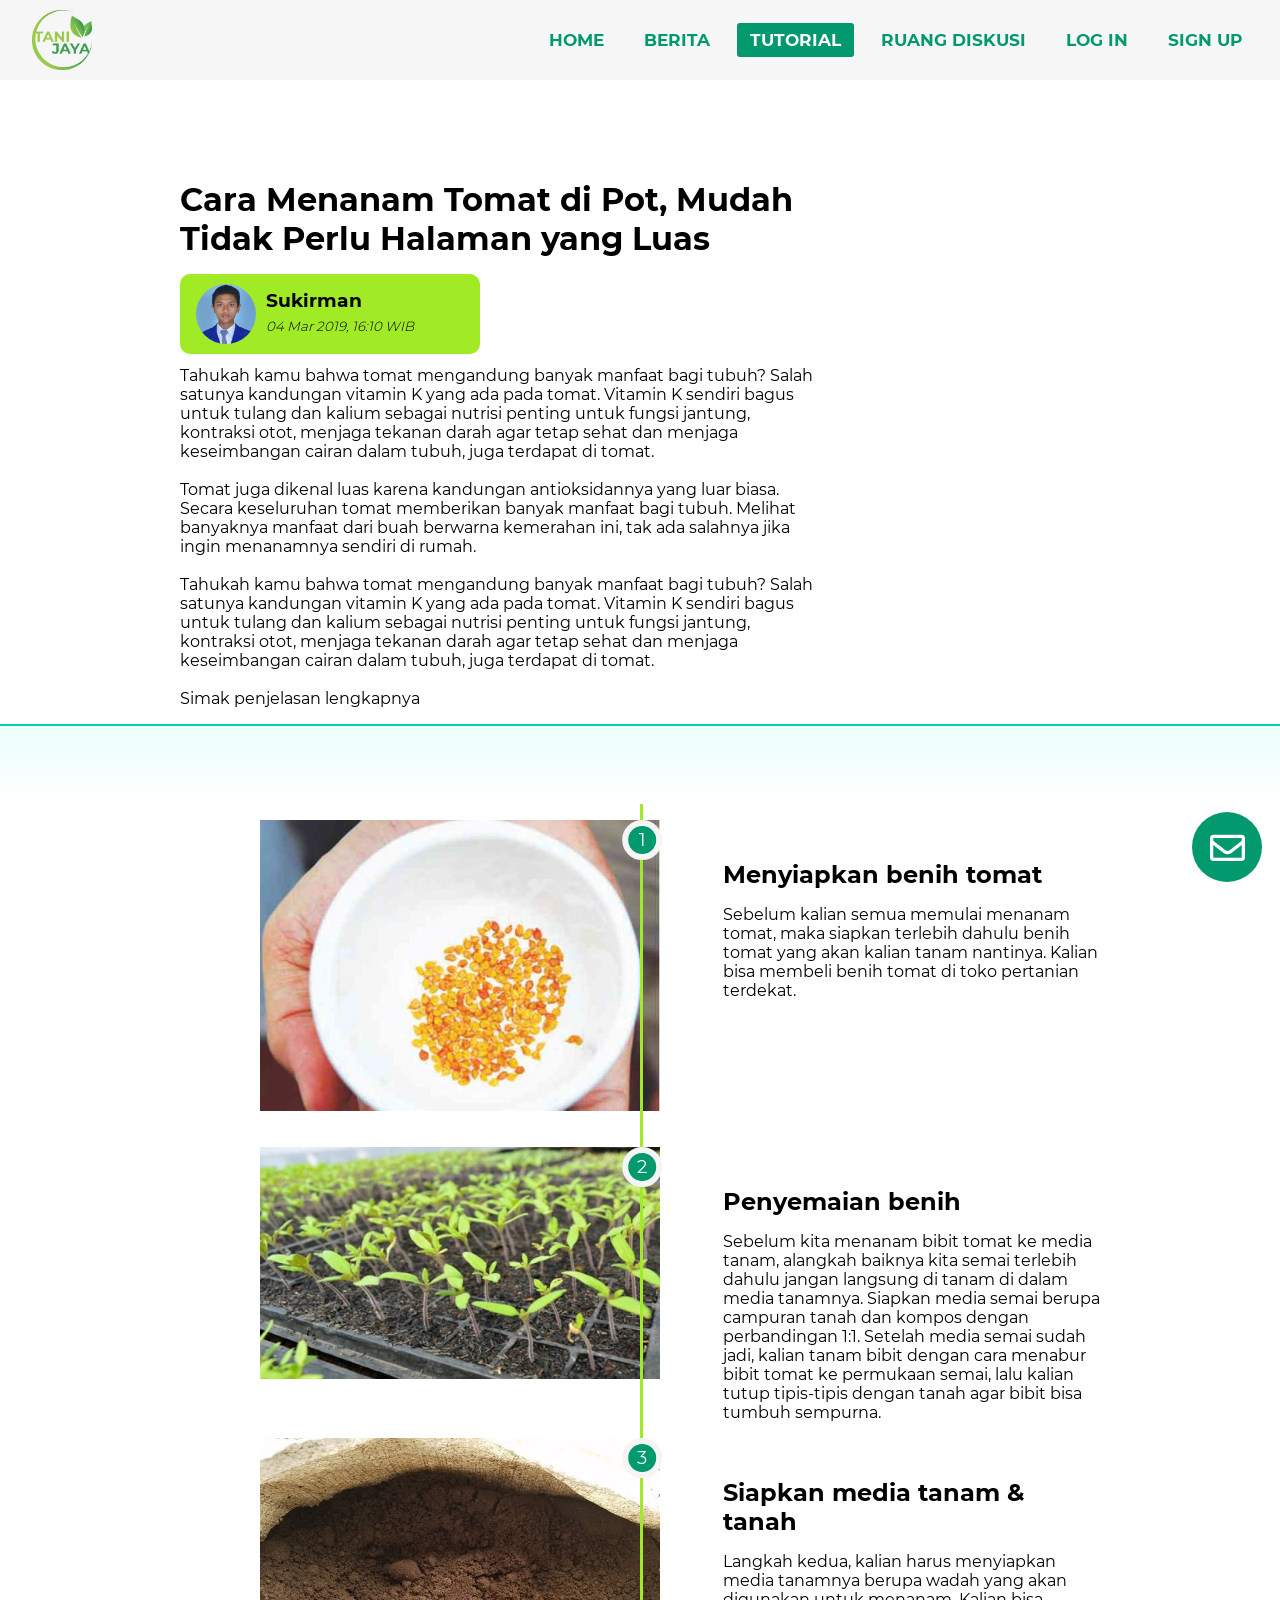
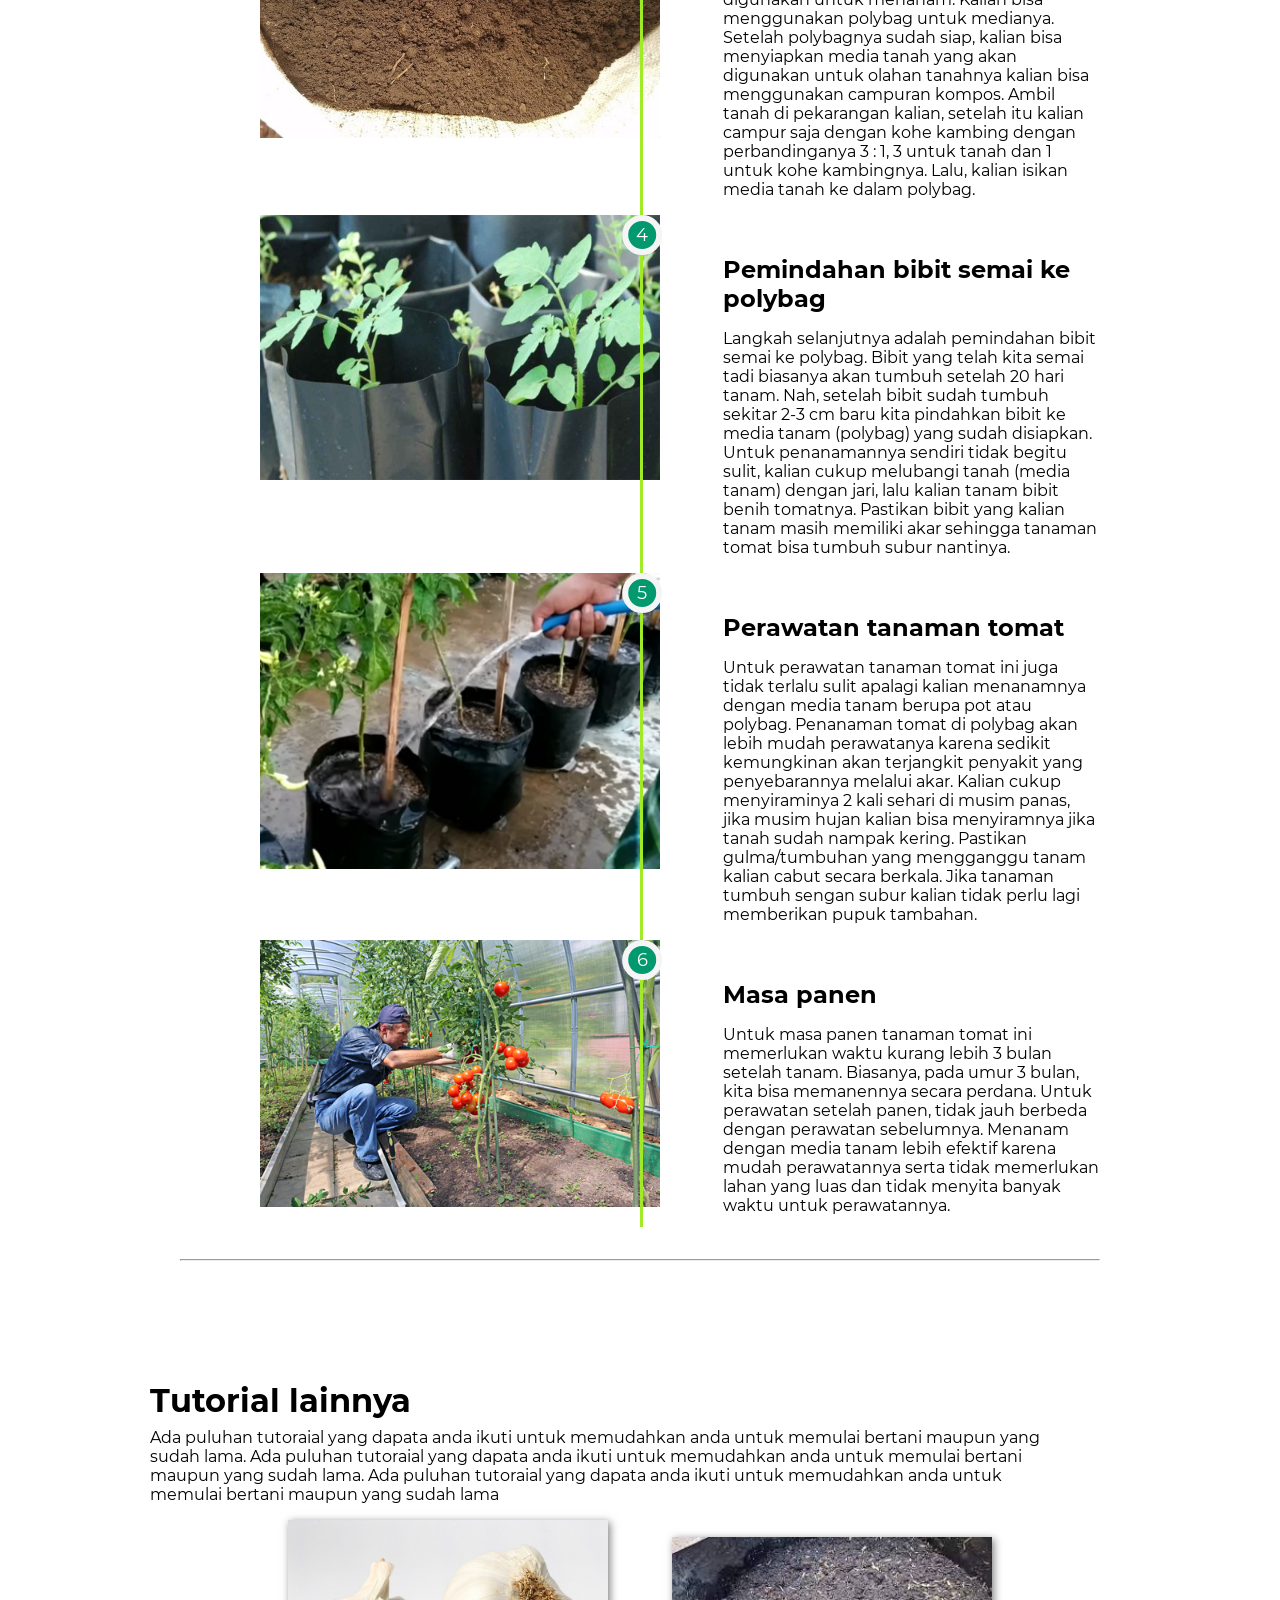
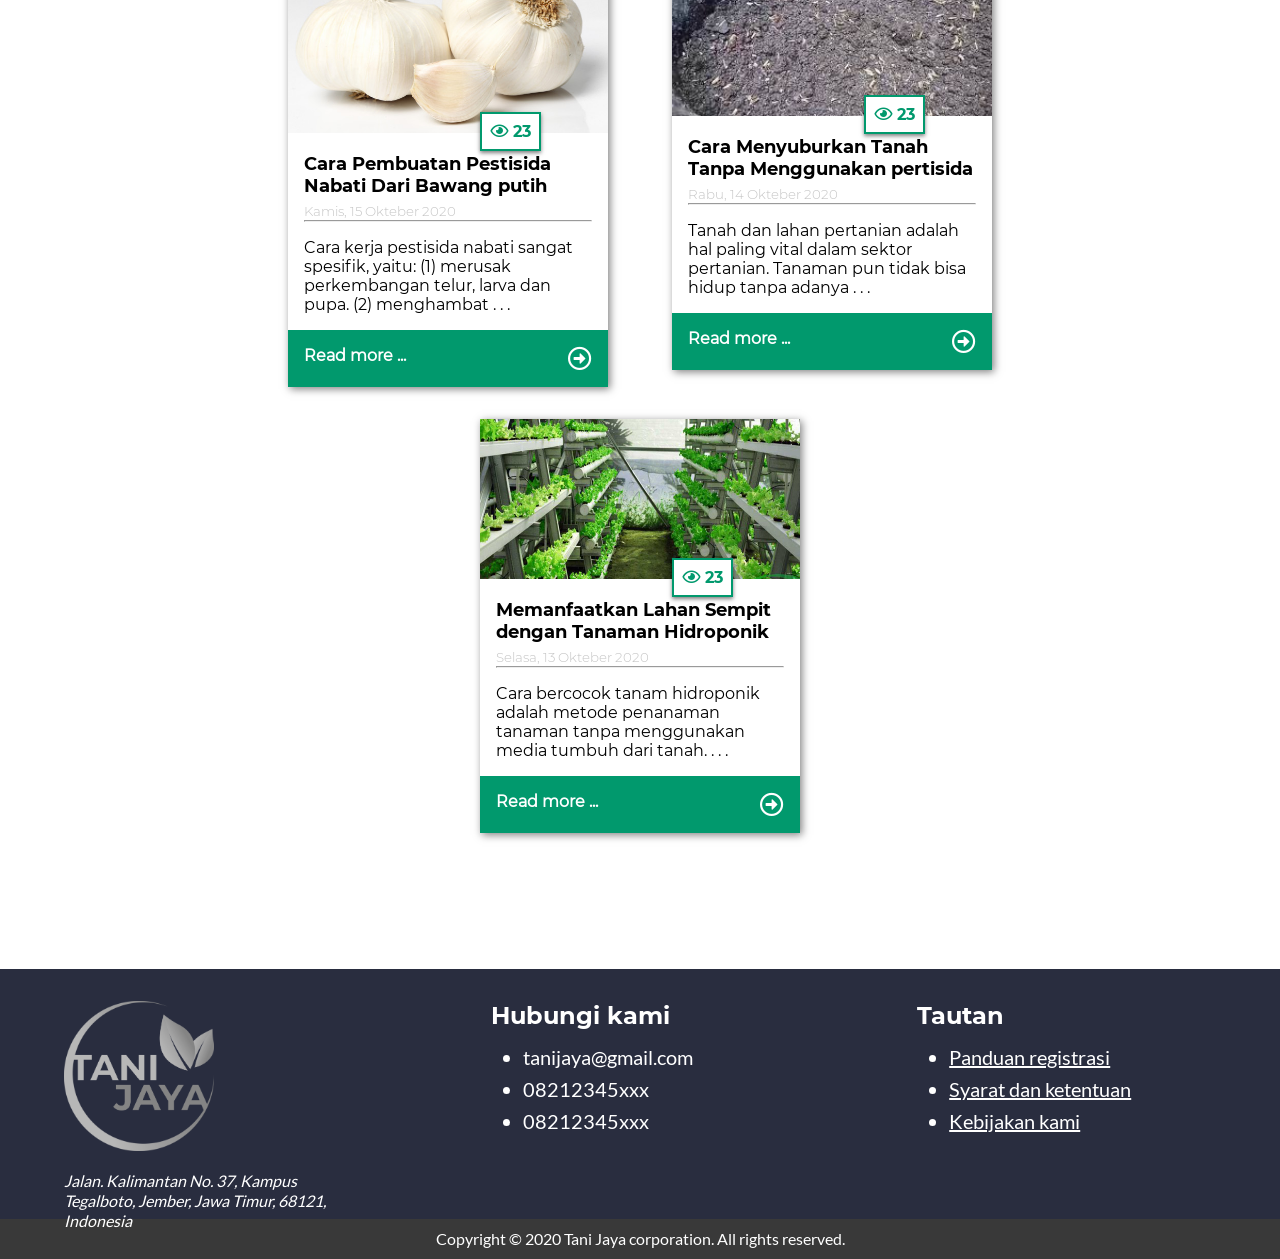
<file: tutorial.html>
<!DOCTYPE html>
<html lang="en">

<head>
  <meta charset="UTF-8">
  <meta name="viewport" content="width=device-width, initial-scale=1.0">
  <title>Tutorial</title>
  <link rel="stylesheet" href="css/tutorial.css">
  <link rel=" stylesheet" href="css/global.css">
  <link rel="stylesheet" href="https://cdnjs.cloudflare.com/ajax/libs/font-awesome/5.15.1/css/all.min.css">
  <link rel="icon" href="images/LOGO.png" type="image/png">
</head>

<body>
  <nav id="myNav">
    <input type="checkbox" id="check">
    <label for="check" class="checkbtn">
      <i class="fas fa-bars"></i>
    </label>
    <label class="logo">
      <a href="index.html">
        <img src="images/LOGO.png" alt="">
      </a>
    </label>
    <ul>
      <li><a href="index.html">Home</a></li>
      <li><a href="berita.html">Berita</a></li>
      <li><a class="active" href="tutorial.html">Tutorial</a></li>
      <li><a href="ruangDiskusi.html">Ruang Diskusi</a></li>
      <li class="buton"><a href="login.html">Log In</a></li>
      <li class="button"><a href="register.html">Sign Up</a></li>
    </ul>
  </nav>
  <a onclick="thisClicked(0)" id="feedback"><i class="far fa-envelope"></i></a>
  <div class="text-jumbotron">
    <div class="container">
      <div class="judul">
        <h1>Cara Menanam Tomat di Pot, Mudah Tidak Perlu Halaman yang Luas</h1>
      </div>
      <div class="small-card flex">
        <div class="deep flex">
          <img src="./images/tutorial/rifky.jpg" alt="">
          <div>
            <h3>Sukirman</h3>
            <small>04 Mar 2019, 16:10 WIB</small>
          </div>
        </div>
      </div>
      <div class="deskripsi">
        Tahukah kamu bahwa tomat mengandung banyak manfaat bagi tubuh? Salah satunya kandungan vitamin K yang ada pada
        tomat. Vitamin K sendiri bagus untuk tulang dan kalium sebagai nutrisi penting untuk fungsi jantung, kontraksi
        otot, menjaga tekanan darah agar tetap sehat dan menjaga keseimbangan cairan dalam tubuh, juga terdapat di
        tomat.
        <br>
        <br>
        Tomat juga dikenal luas karena kandungan antioksidannya yang luar biasa. Secara keseluruhan tomat memberikan
        banyak manfaat bagi tubuh. Melihat banyaknya manfaat dari buah berwarna kemerahan ini, tak ada salahnya jika
        ingin
        menanamnya sendiri di rumah.
        <br>
        <br>
        Tahukah kamu bahwa tomat mengandung banyak manfaat bagi tubuh? Salah satunya kandungan vitamin K yang ada pada
        tomat. Vitamin K sendiri bagus untuk tulang dan kalium sebagai nutrisi penting untuk fungsi jantung, kontraksi
        otot, menjaga tekanan darah agar tetap sehat dan menjaga keseimbangan cairan dalam tubuh, juga terdapat di
        tomat.
        <br>
        <br>
        Simak penjelasan lengkapnya
      </div>
    </div>
  </div>

  <div class="garis"></div>

  <div class="step flex">
    <div class="container">
      <div class="by-step">
        <div class="gambar">
          <img src="./images/tutorial/1 benih.jpg" alt="">
        </div>
        <div class="text">
          <span>
            <span class="span1 flex">
              <p>1</p>
            </span>
          </span>
          <h2>Menyiapkan benih tomat</h2>
          <p>Sebelum kalian semua memulai menanam tomat, maka siapkan terlebih dahulu benih tomat yang akan kalian tanam
            nantinya. Kalian bisa membeli benih tomat di toko pertanian terdekat.</p>
        </div>
      </div>

      <div class="by-step">
        <div class="gambar">
          <img src="./images/tutorial/2 penyemaian.jpg" alt="">
        </div>
        <div class="text">
          <span>
            <span class="span1 flex">
              <p>2</p>
            </span>
          </span>
          <h2>Penyemaian benih</h2>
          <p>Sebelum kita menanam bibit tomat ke media tanam, alangkah baiknya kita semai terlebih dahulu jangan
            langsung di tanam di dalam media tanamnya. Siapkan media semai berupa campuran tanah dan kompos dengan
            perbandingan 1:1.

            Setelah media semai sudah jadi, kalian tanam bibit dengan cara menabur bibit tomat ke permukaan semai, lalu
            kalian tutup tipis-tipis dengan tanah agar bibit bisa tumbuh sempurna.
          </p>
        </div>
      </div>

      <div class="by-step">
        <div class="gambar">
          <img src="./images/tutorial/3 media tanam.jpg" alt="">
        </div>
        <div class="text">
          <span>
            <span class="span1 flex">
              <p>3</p>
            </span>
          </span>
          <h2>Siapkan media tanam & tanah</h2>
          <p>Langkah kedua, kalian harus menyiapkan media tanamnya berupa wadah yang akan digunakan untuk menanam.
            Kalian bisa menggunakan polybag untuk medianya.
            Setelah polybagnya sudah siap, kalian bisa menyiapkan media tanah yang akan digunakan untuk olahan tanahnya
            kalian bisa menggunakan campuran kompos.

            Ambil tanah di pekarangan kalian, setelah itu kalian campur saja dengan kohe kambing dengan perbandinganya 3
            : 1, 3 untuk tanah dan 1 untuk kohe kambingnya. Lalu, kalian isikan media tanah ke dalam polybag.

          </p>
        </div>
      </div>

      <div class="by-step">
        <div class="gambar">
          <img src="./images/tutorial/4 media-semai-polybag.jpg" alt="">
        </div>
        <div class="text">
          <span>
            <span class="span1 flex">
              <p>4</p>
            </span>
          </span>
          <h2>Pemindahan bibit semai ke polybag</h2>
          <p>Langkah selanjutnya adalah pemindahan bibit semai ke polybag. Bibit yang telah kita semai tadi biasanya
            akan tumbuh setelah 20 hari tanam. Nah, setelah bibit sudah tumbuh sekitar 2-3 cm baru kita pindahkan bibit
            ke media tanam (polybag) yang sudah disiapkan.

            Untuk penanamannya sendiri tidak begitu sulit, kalian cukup melubangi tanah (media tanam) dengan jari, lalu
            kalian tanam bibit benih tomatnya.
            Pastikan bibit yang kalian tanam masih memiliki akar sehingga tanaman tomat bisa tumbuh subur nantinya.

          </p>
        </div>
      </div>

      <div class="by-step">
        <div class="gambar">
          <img src="./images/tutorial/5 penyiraman.png" alt="">
        </div>
        <div class="text">
          <span>
            <span class="span1 flex">
              <p>5</p>
            </span>
          </span>
          <h2>Perawatan tanaman tomat</h2>
          <p>Untuk perawatan tanaman tomat ini juga tidak terlalu sulit apalagi kalian menanamnya dengan media tanam
            berupa pot atau polybag. Penanaman tomat di polybag akan lebih mudah perawatanya karena sedikit kemungkinan
            akan terjangkit penyakit yang penyebarannya melalui akar.

            Kalian cukup menyiraminya 2 kali sehari di musim panas, jika musim hujan kalian bisa menyiramnya jika tanah
            sudah nampak kering.

            Pastikan gulma/tumbuhan yang mengganggu tanam kalian cabut secara berkala. Jika tanaman tumbuh sengan subur
            kalian tidak perlu lagi memberikan pupuk tambahan.

          </p>
        </div>
      </div>

      <div class="by-step">
        <div class="gambar">
          <img src="./images/tutorial/6 panen.jpg" alt="">
        </div>
        <div class="text">
          <span>
            <span class="span1 flex">
              <p>6</p>
            </span>
          </span>
          <h2>Masa panen</h2>
          <p>Untuk masa panen tanaman tomat ini memerlukan waktu kurang lebih 3 bulan setelah tanam. Biasanya, pada umur
            3 bulan, kita bisa memanennya secara perdana. Untuk perawatan setelah panen, tidak jauh berbeda dengan
            perawatan sebelumnya.

            Menanam dengan media tanam lebih efektif karena mudah perawatannya serta tidak memerlukan lahan yang luas
            dan tidak menyita banyak waktu untuk perawatannya.

          </p>
        </div>
      </div>
      <hr>
    </div>
  </div>

  <div class="berita">
    <div class="container">

      <div class="judul-berita flex">
        <h2>Tutorial lainnya</h2>
        <p>Ada puluhan tutoraial yang dapata anda ikuti untuk memudahkan anda untuk memulai bertani maupun yang sudah
          lama. Ada puluhan tutoraial yang dapata anda ikuti untuk memudahkan anda untuk memulai bertani maupun yang
          sudah
          lama. Ada puluhan tutoraial yang dapata anda ikuti untuk memudahkan anda untuk memulai bertani maupun yang
          sudah
          lama</p>
      </div>

      <div class="card-berita">
        <div class="card">
          <div class="thumbil">
            <img src="./images/tutorial/bawang.jpg" alt="">
          </div>
          <a href="">
            <span>
              <h5><i class="far fa-eye"></i> 23</h5>
            </span>
          </a>
          <div class="text">
            <h1>Cara Pembuatan Pestisida Nabati Dari Bawang putih</h1>
            <small>Kamis, 15 Okteber 2020</small>
            <hr>
            <p>Cara kerja pestisida nabati sangat spesifik, yaitu: (1) merusak perkembangan telur, larva dan pupa. (2)
              menghambat . . .</p>
          </div>
          <div class="read-more flex">
            <a href="#">
              <h2>Read more ...</h2>
            </a>
            <a href="#">
              <i class="far fa-arrow-alt-circle-right"></i>
            </a>
          </div>
        </div>

        <div class="card">
          <div class="thumbil">
            <img src="./images/tutorial/tanah.jpg" alt="">
          </div>
          <a href="">
            <span>
              <h5><i class="far fa-eye"></i> 23</h5>
            </span>
          </a>
          <div class="text">
            <h1>Cara Menyuburkan Tanah Tanpa Menggunakan pertisida</h1>
            <small>Rabu, 14 Okteber 2020</small>
            <hr>
            <p>Tanah dan lahan pertanian adalah hal paling vital dalam sektor pertanian. Tanaman pun tidak bisa hidup
              tanpa adanya . . .</p>
          </div>
          <div class="read-more flex">
            <a href="#">
              <h2>Read more ...</h2>
            </a>
            <a href="#">
              <i class="far fa-arrow-alt-circle-right"></i>
            </a>
          </div>
        </div>

        <div class="card">
          <div class="thumbil">
            <img src="./images/tutorial/hidropokin.jpg" alt="">
          </div>
          <a href="">
            <span>
              <h5><i class="far fa-eye"></i> 23</h5>
            </span>
          </a>
          <div class="text">
            <h1>Memanfaatkan Lahan Sempit dengan Tanaman Hidroponik</h1>
            <small>Selasa, 13 Okteber 2020</small>
            <hr>
            <p>Cara bercocok tanam hidroponik adalah metode penanaman tanaman tanpa menggunakan media tumbuh dari tanah.
              . . .</p>
          </div>
          <div class="read-more flex">
            <a href="#">
              <h2>Read more ...</h2>
            </a>
            <a href="#">
              <i class="far fa-arrow-alt-circle-right"></i>
            </a>
          </div>
        </div>
      </div>
    </div>
  </div>

  <div class="footer1 flex">
    <div class="content">
      <img src="images/LOGO.png" alt="">
      <div class="tulisan">
        <i>Jalan. Kalimantan No. 37, Kampus Tegalboto, Jember, Jawa Timur, 68121, Indonesia</i>
      </div>
    </div>
    <div class="contennnn flex">
      <div class="content ">
        <h2>Hubungi kami</h2>
        <ul>
          <li>tanijaya@gmail.com</li>
          <li>08212345xxx</li>
          <li>08212345xxx</li>
        </ul>
      </div>
      <div class="content">
        <h2>Tautan</h2>
        <ul>
          <li><a href="#">Panduan registrasi</a></li>
          <li><a href="#">Syarat dan ketentuan</a></li>
          <li><a href="#">Kebijakan kami</a></li>
        </ul>
      </div>
    </div>
  </div>

  <div class="footer2 flex">
    <small>Copyright © 2020 Tani Jaya corporation. All rights reserved.</small>
  </div>
  <!-- modalbox -->
  <div id="popUp1" class="popUp">
    <div class="wrap-contact100">
      <form class="contact100-form validate-form">
        <span class="contact100-form-title">
          Send Us A Message
        </span>

        <div class="flex" style="margin-bottom: 1rem;">
          <div class="send">
            <i class="pesawat fa fa-paper-plane"></i>
          </div>
        </div>

        <div class="wrap-input100 validate-input">
          <input class="input100" type="text" name="email" placeholder="E-mail">
          <span class="focus-input100"></span>
        </div>

        <div class="wrap-input100 validate-input">
          <textarea class="input100" name="message" placeholder="Your Message"></textarea>
          <span class="focus-input100"></span>
        </div>

        <div class="container-contact100-form-btn">
          <button class="contact100-form-btn">
            <span>
              <!-- <i class="fa fa-paper-plane"></i> -->
              Send
            </span>
          </button>
        </div>
      </form>
    </div>
  </div>
  <script src="js/jquery.js"></script>
  <script src="js/global.js"></script>
  <script src="js/tutorial.js"></script>
</body>

</html>
</file>
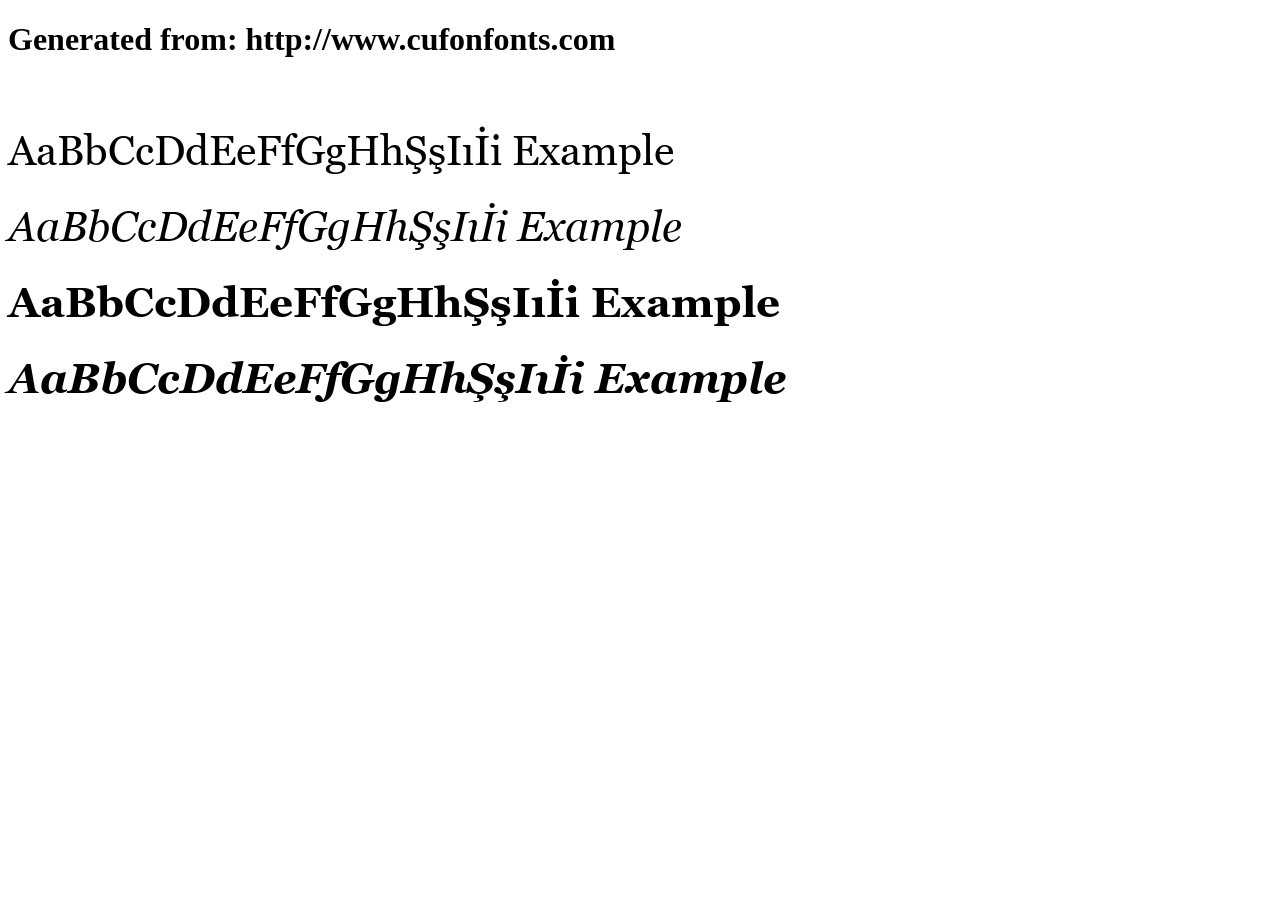
<file: font/georgia/example.html>
<!DOCTYPE html>
<html xmlns="http://www.w3.org/1999/xhtml">
<head>
    <meta http-equiv="Content-Type" content="text/html; charset=utf-8"/>
    <link rel="stylesheet" type="text/css"
          href="style.css"/>
</head>

<body>

<h1>Generated from: http://www.cufonfonts.com</h1><br/>
<h1 style="font-family:'Georgia Regular';font-weight:normal;font-size:42px">AaBbCcDdEeFfGgHhŞşIıİi Example</h1>
<h1 style="font-family:'Georgia Italic';font-weight:normal;font-size:42px">AaBbCcDdEeFfGgHhŞşIıİi Example</h1>
<h1 style="font-family:'Georgia Bold';font-weight:normal;font-size:42px">AaBbCcDdEeFfGgHhŞşIıİi Example</h1>
<h1 style="font-family:'Georgia Bold Italic';font-weight:normal;font-size:42px">AaBbCcDdEeFfGgHhŞşIıİi Example</h1>


</body>
</html>
</file>
<file: css/home.css>
.jumbotron {
  height: 100vh;
  background: url("../images/home/header1.png");
  background-size: cover;
  /* padding: 30vh 30vmax 0 20vmin; */
  padding: 15vmax 10vmin;
  color: #fff;
  text-align: center;

  /* paralax */
  background-attachment: fixed;
  background-position: center;
  background-repeat: no-repeat;
  background-size: cover;
  clip-path: polygon(0 0, 100% 0, 100% 90%, 50% 100%, 0 90%);


  /*! slider */
  backface-visibility: hidden;
  animation: sliderBg 15s linear infinite 0s;
  animation-timing-function: ease-in-out;
}

@keyframes sliderBg {

  0% {
    background-image: url("../images/home/header1.png");
  }

  20% {
    background-image: url("../images/home/header1.png");
  }

  30% {
    background-image: url("../images/home/header4.png");
  }

  60% {
    background-image: url("../images/home/header4.png");
  }

  70% {
    background-image: url("../images/home/header3.png");
  }

  90% {
    background-image: url("../images/home/header3.png");
  }

  100% {
    background-image: url("../images/home/header1.png");
  }
}

.highlight {
  background-image: linear-gradient(0deg, var(--hijau-tua) 17.5px, var(--hijau-tua) 0, transparent 0, transparent);
}

.containerr hr {
  border-top: 4px solid var(--hijau-tua);
  width: 50vw;
  border-radius: .25rem;
  display: flex;
  margin: auto;
  margin-bottom: 1cm;
}

.clip {
  clip-path: polygon(0 0, 100% 0, 100% 100%, 50% 100%, 0 100%);
}

.jumbotron h1,
.jumbotron2 h1 {
  font-family: "Montserrat-Bold";
  font-size: 3rem;
}

.jumbotron p,
.jumbotron2 p {
  width: 50%;
  font-family: "Montserrat-Regular";
  margin: 1.5rem 0 1rem 0;
}

.jumbotron .button,
.jumbotron2 .button {
  padding: 12px 24px;
  background: var(--hijau-tua);
  color: #fff;
}

.jumbotron .button:hover,
.jumbotron2 .button:hover {
  cursor: pointer;
}

.jumbotron .button a,
.jumbotron2 .button a {
  color: #fff;
  font-family: "Lato-Regular";
}

/* FITUR FITUR */
.fitur-content {
  height: fit-content;
  padding: 2rem 8rem;
  display: flex;
  flex-direction: column;
}

.fitur-judul {
  flex-direction: column;
  margin: 0 auto;
  justify-content: center;
  padding: 2rem 20vmax;
}

.fitur-judul h2 {
  font-family: "Montserrat-Bold";
  font-size: 2rem;
  margin-bottom: .5rem;
  text-align: center;
}

.fitur-judul p {
  font-family: "Montserrat-Regular";
  font-size: 1rem;
  text-align: center;
}

.fitur-isi {
  display: flex;
  flex-direction: column;
}

.fiturs {
  flex-direction: row;
  justify-content: space-around;
  margin-bottom: 3rem;
}

.fitur-content .card {
  width: 30vw;
  margin: 1rem 2rem;
  display: flex;
  flex-direction: column;
  justify-content: center;
  text-align: center;
}

.fitur-content h4 {
  font-family: "Montserrat-Bold";
  font-size: 2rem;
  margin: 0.75rem 0;
}

.fitur-content p {
  font-family: "Montserrat-Regular";
  font-size: 1rem;
}

.fitur-content img {
  height: 120px;
  width: 120px;
  margin: 0.75rem auto;
}


/* JUNBOTRN 2 */
.jumbotron2 {
  height: 75vmin;
  background: url("../images/home/jumbotron2.png");
  background-size: cover;
  background-position: center;
  padding: 25vh 20vmin;
  color: #fff;

  background-attachment: fixed;
  background-position: center;
  background-repeat: no-repeat;
  background-size: cover;

}



/* BERITA */
.berita {
  /* height: 85vmax; */
  padding: 120px 150px;
}

.berita .card-berita {
  display: flex;
  justify-content: space-around;
  align-items: center;
  flex-wrap: wrap;
  width: 100%;
  justify-content: center;
}

.berita .judul-berita {
  width: 920px;
  justify-content: center;
  flex-direction: column;
  margin: 0 0 2rem 0;

}

.berita .judul-berita h2 {
  font-family: "Montserrat-Bold";
  font-size: 2rem;
  margin-bottom: .5rem;
}

.berita .judul-berita p {
  font-family: "Montserrat-Regular";
  font-size: 1rem;
}

.berita .thumbil {
  top: 0;
  height: 50%;
}

.card-berita .card {
  height: fit-content;
  width: 320px;
  margin: 1rem 2rem;
  box-shadow: 2px 2px 5px rgba(0, 0, 0, 0.5);
  transition: .3s;
}

.card-berita .card:hover {
  box-shadow: 2px 2px 10px rgba(0, 0, 0, 0.7)
}

.card-berita .card img {
  width: 100%;
  height: 100%;
}

.card-berita .card span {
  position: absolute;
  padding: .5rem;
  border: 2px solid var(--hijau-tua);
  background-color: white;
  transform: translate(15vw, -25px);
  box-shadow: 0px 2px 4px rgba(0, 0, 0, 0.5);
  transition: .3s ease-in-out;
}

.card-berita .card h5 {
  font-size: 1rem;
  color: var(--hijau-tua);
  font-family: "Montserrat-Bold";
}

.card-berita .card span:hover {
  background-color: var(--hijau-tua);
}

.card-berita .card span:hover h5 {
  color: white;

}

.card-berita .card .text {
  padding: 1rem;
}

.card-berita .card .text hr {
  margin-bottom: 1rem;
}

.card-berita .card h1 {
  margin-bottom: 0.3rem;
  font-size: 18px;
  font-family: "Montserrat-Bold";
}

.card-berita .card small {
  color: #C4C4C4;
  font-family: "Montserrat-Light";
}

.card-berita .card p {
  font-size: 1rem;
  font-family: "Montserrat-Regular";
}

.card-berita .card .read-more {
  justify-content: space-between;
  background-color: var(--hijau-tua);
  padding: 1rem;
  cursor: pointer;
}

.card-berita .card .read-more h2 {
  font-size: 1rem;
  font-family: "Montserrat-Regular";
  color: white;
}

.fa-arrow-alt-circle-right {
  color: white;
  font-size: 1.5rem;
}

@media screen and (max-width: 1024px) {

  /* jumbotron */
  .jumbotron {
    padding: 30vh 20vmax;
  }

  /* fitur */
  .fitur-judul {
    padding: 2rem 10vmin;
  }

  /* berita */
  .berita {
    padding: 0;
  }

  .berita .judul-berita {
    width: 100%;
    padding: 20px;
  }

  .berita .judul-berita p {
    font-family: "Montserrat-Regular";
    font-size: 1rem;
  }

  .card-berita .card {
    /* width: 30vw; */
    margin: 1rem;
    border: 1px solid rgba(0, 0, 0, 0.5);
  }

  .card-berita .card p {
    font-size: .8rem;
    font-family: "Montserrat-Regular";
  }

  .card-berita .card span {
    transform: translate(20vw, -25px);
  }
}

@media screen and (max-width: 750px) {
  .jumbotron {
    padding: 20vh 20vmax;
  }

  .jumbotron h1 {
    font-size: 2rem;
  }

  .fitur-judul {
    padding: 2rem 5vmin;
  }

  .jumbotron2 {
    padding: 10vmin 10px;
  }

  .jumbotron2 h1 {
    font-size: 1.5rem;
  }

}


@media screen and (max-width: 480px) {
  .jumbotron {
    padding: 30vh 10px;
    margin: auto;
  }

  .jumbotron h1 {
    font-size: 1.5rem;
  }

  /* fitur */
  .fitur-content {
    padding: 10px 2rem;
    height: auto;
  }

  .fitur-judul {
    width: 100%;
    margin-bottom: 3rem;
    padding: 1rem 10px;
  }

  .fitur-judul h2 {
    font-size: 1.5rem;
  }

  .fiturs {
    flex-direction: column;
  }

  .fitur-content .card {
    width: 100%;
    margin: 0;
    /* height: max-content; */
  }

  /* jumbotron 2 */
  .jumbotron2 {
    padding: 10vh 10px;
    margin: auto;
    background-position: right;
  }

  .jumbotron2 h1 {
    font-size: 1.5rem;
  }

  /* berita */
  .berita {
    padding: 0;
  }

  .berita .judul-berita {
    width: 100%;
    padding: 5px;
    margin: 10px 0;
  }

  .berita .card-berita {
    flex-direction: column;
  }

  .card-berita .card {
    width: 70vw;
    margin: 10px auto;
  }

  .card-berita .card span {
    transform: translate(50vw, -30px);
  }
}
</file>
<file: css/global.css>
* {
  padding: 0;
  margin: 0;
  text-decoration: none;
  box-sizing: border-box;
}

:root {
  --hijau-tua: #01996D;
  --hijau-muda: #A0EA26;
}

.flex {
  display: flex;
}


/* NAVBAR */
.scrollNav {
  background: rgb(226 229 231);
}


/* FOOTER */
.footer1 {
  height: 250px;
  background: #292D3F;
}

.footer1 .content {
  width: 33.33vmax;
  padding: 2rem 4rem;
  color: #fff;
}

.footer1 .content:nth-child(1) img {
  height: 150px;
  width: 150px;
  margin-bottom: 1rem;
  filter: grayscale(1);
  -webkit-filter: grayscale(1);
}

.footer1 .content:nth-child(1) img:hover {
  filter: grayscale(0);
  -webkit-filter: grayscale(0);
}

.footer1 .content:nth-child(1) i {
  font-family: "Lato-Regular";
}


.contennnn h2 {
  font-family: "Montserrat-Bold";
}

.contennnn ul {
  font-family: "Lato-Regular";
  padding: 0.7rem 2rem;
  font-size: 1.25rem;
  line-height: 2rem;
}

.contennnn .content:nth-child(2) ul a {
  text-decoration: underline;
  color: white;
}

.footer2 {
  height: 40px;
  background: #393939;
}

.footer2 small {
  margin: auto;
  color: #fff;
  font-size: 1rem;
  font-family: "Lato-Regular";
}

@media screen and (max-width: 1024px) {

  /* nav */
  .fitur ul li,
  .login ul li {
    padding: 20px 8px;
  }

  .fitur ul li a {
    padding: 15px;
  }

  .footer1 .content {
    width: 33.33vmax;
    padding: 2rem 0 1rem 2rem;
    color: #fff;
  }

  .contennnn ul {
    font-size: 1.25rem;
    padding: 1rem;
    line-height: 2rem;
  }
}

@media screen and (max-width: 750px) {
  .footer1 .contennnn {
    flex-direction: column;
    color: #fff;
  }

  .footer1 .contennnn h2 {
    font-size: 1.25rem;
  }

  .footer1 .contennnn li {
    font-size: 1rem;
    line-height: 1rem;
  }

  .footer1 .contennnn .content {
    padding: .5rem 2rem;
  }
}

@media screen and (max-width: 480px) {
  .footer1 {
    height: auto;
    flex-direction: column;
  }

  .footer1 .content {
    padding: 0;
    padding: 1rem 1rem;
    width: 100%;
  }

  .footer1 .content:nth-child(1) {
    display: flex;
  }

  .footer1 .content:nth-child(1) .tulisan {
    padding: 2rem 1rem;
  }

  .contennnn ul {
    font-size: 1rem;
    padding: 1rem;
    line-height: 1rem;
  }

  .contennnn .content:nth-child(1) {
    flex-direction: column;
  }

  .footer1 .contennnn {
    flex-direction: row;
  }

  .contact100-form {
    width: 70%;
  }
}

#feedback {
  z-index: 2;
  position: fixed;
  bottom: 2vmin;
  right: 2vmin;
  height: 70px;
  width: 70px;
  border-radius: 50%;
  background: var(--hijau-tua);
  display: flex;
  transition: .5s;
  border: unset;
}

#feedback:focus {
  border: unset;
}

#feedback:hover {
  background: rgba(225, 225, 225, .5);
  border: 3px solid var(--hijau-tua);
  cursor: pointer;
}

#feedback:hover i {
  color: var(--hijau-tua);
}

#feedback i {
  font-size: 35px;
  margin: auto;
  color: white;
}


/* FONT */

@font-face {
  font-family: Montserrat-Bold;
  src: url('../font/montserrat/Montserrat-Bold.ttf');
}

@font-face {
  font-family: Montserrat-Regular;
  src: url('../font/montserrat/Montserrat-Regular.ttf');
}

@font-face {
  font-family: Montserrat-Light;
  src: url('../font/montserrat/Montserrat-Light.ttf');
}

@font-face {
  font-family: Georgia-Bold;
  src: url('../font/georgia/georgiab.woff');
}

@font-face {
  font-family: Lato-Regular;
  src: url('../font/Lato/Lato-Regular.ttf');
}

/* SCROLL BAR */

::-webkit-scrollbar {
  width: 8px;
}

::-webkit-scrollbar-track {
  width: 12px;
}

::-webkit-scrollbar-thumb {
  background-color: #b5b5bd;
}

::-webkit-scrollbar-thumb:hover {
  background: var(--hijau-tua);
}

/* popup */
.popUp {
  display: none;
  position: fixed;
  z-index: 1;
  left: 0;
  top: 0;
  width: 100%;
  height: 100%;
  background-color: rgba(0, 0, 0, 0.5);
  /* filter: blur(5px); */
  /* display: flex; */
}

.popUp .send {
  margin: auto;
  padding: 1rem;
  /* height: 4rem;
  width: 4rem; */
  color: var(--hijau-tua);
  font-size: 2rem;
  border: 4px solid var(--hijau-tua);
  border-radius: 50%;
}

.popUp .send .pesawat {
  height: 2rem;
  width: 2rem;
  display: flex;
  margin: auto;
}


.wrap-contact100 {
  width: max-content;
  background: rgba(225, 225, 225, 1);
  /* padding: 50px 0px 160px 0px; */
  margin: auto;
  border-radius: 1rem;
  margin-top: 10rem;
}

.contact100-form {
  padding: 2rem;
  /* width: 100%; */
  width: max-content;
}

.contact100-form-title {
  display: block;
  font-family: Montserrat-Bold;
  font-size: 30px;
  color: black;
  line-height: 1.2;
  text-transform: uppercase;
  text-align: center;
  padding-bottom: 1rem;
}

.wrap-input100 {
  width: 100%;
  background-color: #fff;
  border-radius: 1rem;
  margin-bottom: 16px;
  position: relative;
  z-index: 1;
}

.input100 {
  position: relative;
  display: block;
  width: 100%;
  background: #fff;
  border-radius: 1rem;
  font-family: Montserrat-Bold;
  font-size: 18px;
  color: #8f8fa1;
  line-height: 1.2;
}


input.input100 {
  height: 62px;
  padding: 0 35px 0 35px;
  border: unset;
}

input.input100:focus {
  outline: unset;
}

textarea.input100 {
  min-height: 169px;
  padding: 19px 35px 0 35px;
  border: unset;
}

textarea.input100:focus {
  outline: unset;
}

.focus-input100 {
  display: block;
  position: absolute;
  z-index: -1;
  width: 100%;
  height: 100%;
  top: 0;
  left: 50%;
  -webkit-transform: translateX(-50%);

  transform: translateX(-50%);
  border-radius: 1rem;
  background-color: #fff;
  pointer-events: none;
  -webkit-transition: all 0.4s;
  transition: all 0.4s;
}

.input100:focus+.focus-input100 {
  width: calc(100% + 20px);
}


.container-contact100-form-btn {
  display: flex;
  flex-wrap: wrap;
  justify-content: center;
  padding-top: 10px;
}

.contact100-form-btn {
  display: flex;
  justify-content: center;
  align-items: center;
  padding: 0 20px;
  min-width: 150px;
  height: 62px;
  background-color: transparent;
  border-radius: 1rem;

  font-family: Montserrat-Bold;
  font-size: 16px;
  color: #fff;
  line-height: 1.2;
  text-transform: uppercase;

  transition: all 0.4s;
  position: relative;
  z-index: 1;
}

.contact100-form-btn {
  border: unset;
}

.contact100-form-btn::before {
  content: "";
  display: block;
  position: absolute;
  z-index: -1;
  width: 100%;
  height: 100%;
  top: 0;
  left: 50%;
  -webkit-transform: translateX(-50%);

  transform: translateX(-50%);
  border-radius: 31px;
  background-color: var(--hijau-tua);
  pointer-events: none;

  -webkit-transition: all 0.4s;
  transition: all 0.4s;
}

.contact100-form-btn:hover:before {
  background-color: #09af80;
  width: calc(100% + 20px);
}

a:focus {
  outline: none !important;
}

.garis {
  width: 100%;
  height: 5rem;
  background-image: linear-gradient(#ebfffc, #fff);
  border-top: 2px solid #00d1b2;
}


/* NAVBAR */
nav {
  height: 80px;
  width: 100%;
  background: rgba(225, 225, 225, .3);
  position: fixed;
  z-index: 9999;
  transition: 1s;
}

label.logo img {
  height: 60px;
  width: 60px;
  margin: 10px 2rem;
}

nav ul {
  float: right;
  margin-right: 20px;
}

nav ul li {
  display: inline-block;
  line-height: 80px;
  margin: 0 5px;
}

nav ul li a {
  color: var(--hijau-tua);
  font-size: 17px;
  padding: 7px 13px;
  border-radius: 3px;
  text-transform: uppercase;
  font-family: "Montserrat-Bold";
}

nav ul li a.active,
nav ul li a:hover {
  background: var(--hijau-tua);
  transition: 0.5s;
  color: white;
}

.checkbtn {
  font-size: 30px;
  color: white;
  float: right;
  line-height: 80px;
  margin-right: 40px;
  cursor: pointer;
  display: none;
}

/* .buton {
  border-bottom: 3px solid var(--hijau-tua);
} */

#check {
  display: none;
}

@media (max-width: 952px) {
  label.logo {
    font-size: 30px;
    padding-left: 50px;
  }

  nav ul li a {
    font-size: 16px;
    color: white;
  }
}

@media (max-width: 858px) {
  .checkbtn {
    display: block;
  }

  ul {
    position: fixed;
    width: 100%;
    height: 100vh;
    background: var(--hijau-tua);
    top: 80px;
    left: -100%;
    text-align: center;
    transition: all 0.5s;
  }

  nav ul li {
    display: block;
    margin: 50px 0;
    line-height: 30px;
  }

  nav ul li a {
    font-size: 20px;
  }

  nav ul li a:hover,
  nav ul li a.active {
    background: none;
    color: var(--hijau-muda);
  }

  #check:checked~ul {
    left: 0;
  }
}
</file>
<file: css/arrow.css>
.luar-indikator {
  display: flex;
  justify-content: center;
  align-items: center;

  margin: 5rem 0;
}

.indicator {
  position: relative;
  width: 50px;
  height: 50px;
  /* background: #ccc; */
  transform: rotate(45deg);
}

.indicator span {
  position: absolute;
  top: 0;
  left: 0;
  width: 100%;
  height: 100%;
  display: block;
  box-sizing: border-box;
  border: none;
  border-right: 5px solid #fff;
  border-bottom: 5px solid #fff;
  animation: animate 1s linear infinite;
}

.indicator span:nth-child(1) {
  top: -30px;
  left: -30px;
  animation-delay: 0;
}

.indicator span:nth-child(2) {
  top: -15px;
  left: -15px;
  animation-delay: 0.2s;
}

.indicator span:nth-child(3) {
  top: 0px;
  left: 0px;
  animation-delay: 0.4s;
}

.indicator span:nth-child(4) {
  top: 15px;
  left: 15px;
  animation-delay: 0.6s;
}

.indicator span:nth-child(5) {
  top: 30px;
  left: 30px;
  animation-delay: 0.8s;
}

@keyframes animate {
  0% {
    border-color: #fff;
    transform: translate(0, 0);
  }

  20% {
    border-color: #fff;
    transform: translate(15px, 15px);
  }

  20.1%,
  100% {
    border-color: var(--hijau-tua);
  }
}
</file>
<file: css/styleContent.css>
.containerr {
  display: flex;
  justify-content: space-around;
  align-items: center;
  flex-wrap: wrap;
  width: 100%;
  justify-content: center;
  /* background-color: #f0f7fc; */
  z-index: -3;
  font-family: Montserrat-Regular;
}

.containerr .card {
  border-radius: 40px;
  height: 10cm;
  width: 320px;
  margin: 40px;
  padding: 40px 30px;
  background: rgb(240, 247, 239);
  box-shadow: -6px -6px 20px rgb(255, 255, 255), 6px 6px 20px rgba(0, 0, 0, 0.1);
}

.containerr .card:hover {
  box-shadow: inset -6px -6px 10px rgb(255, 255, 255),
    inset 6px 6px 20px rgba(0, 0, 0, 0.1);
}

.containerr .card .imgBx {
  position: relative;
  text-align: center;
}

.containerr .card .imgBx img {
  max-width: 120px;
  /* background-image: linear-gradient(120deg, #1CD8D2 0%, #93EDC7 100%); */
  padding: 15px 15px;
  /* border-radius: 30px; */
  transition: 0.5s;
  z-index: -4;
}

.containerr .card:hover .imgBx img {
  background-image: none;
  transition: 0.5s;
  padding: 0 0;
  border-radius: 0;
}

.containerr .card .contentBx {
  position: relative;
  margin-top: 20px;
  text-align: center;
}

.containerr .card .contentBx h2 {
  /* color: #32a3b1; */
  font-weight: 700;
  font-size: 1.4em;
  letter-spacing: 1px;
  font-family: Montserrat-Bold;
}

.containerr .card:hover .imgBx,
.containerr .card:hover .contentBx {
  transform: scale(0.98);
}
</file>
<file: css/berita.css>
.content_banner {
    height: 100vh;
    background-image: url("../images/berita/beritaJumbotron.png");
    /* background-image: url("../images/berita/jumbo2.jpg"), -webkit-gradient(to bottom, #38da45, #d13531); */
    padding: 40vh 30vmax 0 20vmin;
    color: #fff;
    /* paralax */
    background-attachment: fixed;
    background-position: center;
    background-repeat: no-repeat;
    background-size: cover;
}

.content_banner h1 {
    font-family: "Montserrat-Bold";
    font-size: 2.5rem;
    /* padding-bottom: 12px; */
}

.content_banner p {
    font-family: "Montserrat-Regular";
    margin: 1.5rem 40% 1rem 0;
}

.content_banner .content .button {
    padding: 12px 24px;
    font-family: "Lato-Regular";
    background: var(--hijau-tua);
}

.content_banner span a {
    color: white;
}

.content_berita {
    width: 70%;
    float: left;
    padding: 3rem;
    margin-right: 5rem;
    margin-top: 2rem;
    border-right: 1px solid;
    font-family: "Montserrat";
    line-height: 1.5rem;
}

.content_berita img {
    width: 40%;
    margin-left: 25%;
    padding: 20px;
    font-family: "Lato-Regular";
}

.berita_samping .card {
    width: 18vw;
    height: fit-content;
    margin: 5rem 2rem;
    display: flex;
    flex-direction: column;
    justify-content: center;
    box-shadow: 2px 2px 8px rgba(0, 0, 0, 0.5);
    font-size: 13px;
}

.berita_samping .card .gambar img {
    width: 100%;
    height: 100%;
}

.berita_samping .card span {
    position: absolute;
    padding: .5rem;
    border: 2px solid var(--hijau-tua);
    background-color: white;
    transform: translate(13vw, -25px);
    box-shadow: 0px 2px 4px rgba(0, 0, 0, 0.5);
    transition: .3s ease-in-out;
}

.berita_samping .card h5 {
    font-size: 1rem;
    color: var(--hijau-tua);
    font-family: "Montserrat-Bold";
}

.berita_samping .card span:hover {
    background-color: var(--hijau-tua);
}

.berita_samping .card span:hover h5 {
    color: white;
}

.berita_samping .card .text {
    padding: 1rem;
}

.berita_samping .card .text small {
    color: #C4C4C4;
    font-family: "Montserrat-Light";
}

.berita_samping .card .text h4 {
    font-family: "Montserrat-Bold";
}

.berita_samping .card p {
    font-family: "Montserrat-Regular";
    font-size: 12px;
}

.berita_samping {
    padding-bottom: 25px;
}

.cari-berita a {
    margin-left: 75vw;
}

.cari-berita .link {
    color: blue;
}

.berita_samping .card .read-more {
    justify-content: space-between;
    background-color: var(--hijau-tua);
    padding: .75rem;
    cursor: pointer;
}

.berita_samping .card .read-more h2 {
    font-size: 1rem;
    font-family: "Montserrat-Regular";
    color: white;
}

.fa-arrow-alt-circle-right {
    color: white;
}

.berita_samping .card .read-more {
    font-size: 1rem;
}

@media screen and (max-width: 1024px) {
    .content_banner {
        padding: 18vh 15vmax 0 15vmin;
    }

    .content_berita {
        margin-right: 1rem;
        width: 65%;
    }

    .berita_samping .card span {
        transform: translate(20vw, -25px);
    }

    .berita_samping .card .read-more {
        padding: .5rem;
    }

    .berita_samping .card {
        width: 30vw;
        margin: 5rem 0rem;
    }
}

@media screen and (max-width: 750px) {
    .content_banner {
        padding: 20vh 15vmax 0 15vmin;
    }

    .content_banner h1 {
        font-size: 2rem;
    }
}

@media screen and (max-width: 480px) {
    .content_banner {
        padding: 30vh 10px;
        margin: auto;
    }

    .content h1 {
        font-size: 1.5rem;
    }

    .berita_samping .card {
        width: 30vw;
        height: 210px;
        margin: 5rem 2rem;
    }

    .berita_samping .card .text small {
        font-size: 8px;
    }

    .berita_samping .card h4 {
        font-size: 10px;
    }

    .berita_samping .card .text p {
        font-size: 10px;
    }

    .berita_samping .card .text {
        padding: 2px;
    }

    .content_berita {
        font-size: small;
        line-height: 1rem;
        margin-right: 1rem;
        width: 60%;
    }

    .content_berita img {
        width: 60vw;
        margin-left: 0;
    }

    .card {
        margin-right: 1rem;
    }

    .content_berita {
        padding: 0.3rem;
    }

    .link {
        font-size: 12px;
    }

    .berita_samping .card span {
        transform: translate(100px, -25px);
    }

    .berita_samping .card .read-more {
        padding: .3rem;
    }

    .berita_samping .card .read-more h2 {
        font-size: 12px;
    }

    .berita_samping .card h5 {
        font-size: .5rem;
    }
}
</file>
<file: css/login.css>
body {
    background-image: url('../images/register&login/bg.png');
    background-size: cover;
    background-attachment: fixed;
    font-family: sans-serif;
}

#form {
    width: 280px;
    height: 450px;
    background: white;
    margin: 80px auto;
    border-radius: 15px;
}

.logo {
    width: 100px;
    height: 100px;
    margin: 5px 85px;
}

div.content-atas {
    background-color: #019960;
    border-top-left-radius: 12px;
    border-top-right-radius: 12px;
    padding-bottom: 5px;
    padding-top: 10px;
}

div p {
    color: white;
    margin: 20px;
}

label {
    font-size: 11pt;
    color: #019960;
}

#nama,
#email,
#password,
#login {
    box-sizing: border-box;
    width: 100%;
    padding: 5px;
    font-size: 11pt;
    margin-bottom: 15px;
    border-radius: 5px;
    border: 2px solid #019960;
}

.content-bawah {
    margin: 20px;
}

a {
    color: #019960;
}

#login {
    background: #019960;
    color: white;
}

.register {
    float: left;
    font-size: 14px;
}

.forgot {
    float: right;
    font-size: 14px;
}
</file>
<file: css/register.css>
body {
    background-image: url('../images/register&login/bg.png');
    background-size: cover;
    background-attachment: fixed;
    font-family: sans-serif;
}

.logo {
    width: 100px;
    height: 100px;
    margin: 5px 85px;
}

.form {
    width: 280px;
    height: 570px;
    background: white;
    margin: 80px auto;
    border-radius: 15px;
}

div.content-atas {
    background-color: #019960;
    border-top-left-radius: 12px;
    border-top-right-radius: 12px;
    padding-bottom: 5px;
    padding-top: 10px;
}

div p {
    color: white;
    margin: 20px;
}

label {
    font-size: 11pt;
    color: #019960;
}

#nama,
#email,
#password,
#ulangi_password,
#registrasi,
#login {
    box-sizing: border-box;
    width: 100%;
    padding: 5px;
    font-size: 11pt;
    margin-bottom: 15px;
    border-radius: 5px;
    border: 2px solid #019960;
}

.content-bawah {
    margin: 20px;
}

a {
    color: #019960;
}

#registrasi {
    background: #019960;
    color: white;
}

.register {
    float: left;
    font-size: 14px;
}

.forgot {
    float: right;
    font-size: 14px;
}
</file>
<file: css/forumDiskusi.css>
.header {
  /* background-color: #01996D; */
  /* color: white; */
  height: fit-content;
  width: 100%;
  display: flex;
  overflow: hidden;
  padding-top: 5rem;
  /* flex-direction: column; */
}

.header .teks {
  /* margin-left: 50px;
  margin-top: 5rem; */
  margin: 5rem 50px;
  border-left: 1rem solid #01996D;
  padding: 3rem .5rem;
  /* margin: 0 2rem; */

}

.header h2 {
  font-size: 3rem;
  font-family: "Montserrat-Bold";
}

.header h3 {
  font-size: 2rem;
  font-family: "Montserrat-Bold";
}

.header p {
  font-family: "Montserrat-Regular";
}

.header .gambar {
  width: 70vw;
  height: fit-content;
}

.header .gambar img {
  width: 50vw;
  height: 100%;
  float: right;
}

.kategori {
  flex-direction: column;
}

.percakapan {
  padding-right: 300px;
  padding: 0 0 0 15vw;
}

.card {
  width: 200px;
  height: 60px;
  padding-top: 10px;
  margin-left: 50px;
  margin-top: 20px;
  background-color: #01996D;
  border-radius: 10px;
  background-size: cover;
}

.card h2 {
  color: white;
  text-align: right;
  margin-right: 20px;
  font-family: "Montserrat-Bold";
  z-index: 99;
}

#biji {
  background-image: url("../images/forum/BIJI.jpg");
  position: relative;
  filter: grayscale(1);
  -webkit-filter: grayscale(1);
  transition: .2s ease-in-out;
}

#biji:hover {
  filter: grayscale(0);
  -webkit-filter: grayscale(0);
}

#sayuran {
  background-image: url("../images/forum/SAYURR.jpg");
  position: relative;
  filter: grayscale(1);
  -webkit-filter: grayscale(1);
  transition: .2s ease-in-out;
}

#sayuran:hover {
  filter: grayscale(0);
  -webkit-filter: grayscale(0);
}

#umbi {
  background-image: url("../images/forum/UMBII.jpg");
  position: relative;
  filter: grayscale(1);
  -webkit-filter: grayscale(1);
  transition: .2s ease-in-out;
}

#umbi:hover {
  filter: grayscale(0);
  -webkit-filter: grayscale(0);
}

#buah {
  background-image: url("../images/forum/BUAHH.jpg");
  position: relative;
}

#herbal {
  background-image: url("../images/forum/OBAT.jpg");
  position: relative;
  filter: grayscale(1);
  -webkit-filter: grayscale(1);
  transition: .2s ease-in-out;
}

#herbal:hover {
  filter: grayscale(0);
  -webkit-filter: grayscale(0);
}

.percakapan h3 {
  font-size: 2rem;
  font-family: "Montserrat-Regular";
  font-weight: 900;
}

.percakapan .judul p {
  color: rgb(159, 159, 159);
  font-family: "Montserrat-Light";
}

.small-card {
  width: 200px;
  height: 50px;
  margin: 1rem 0 .75rem 0;
  border-radius: 10px;
  background: var(--hijau-muda);
}

.small-card .deep {
  margin: auto 1rem;
}

.small-card img {
  height: 40px;
  width: 40px;
  border-radius: 50%;
  margin-right: 10px;
}

.small-card h5 {
  font-family: "Montserrat-Bold";
  margin: 2px 0;
}

.small-card p {
  font-family: "Montserrat-Regular";
  font-style: italic;
  font-size: 10px;
  margin: 0;
}

/*untuk penjawab*/
.small-card2 {
  width: 200px;
  height: 50px;
  margin: 1rem 0 .75rem 0;
  border-radius: 10px;
  background: #01996D;
}

.small-card2 .deep {
  margin: auto 1rem;
}

.small-card2 img {
  height: 40px;
  width: 40px;
  border-radius: 50%;
  margin-right: 10px;
}

.small-card2 h5 {
  font-family: "Montserrat-Bold";
  margin: 2px 0;
}

.small-card2 p {
  font-family: "Montserrat-Regular";
  font-style: italic;
  font-size: 10px;
  margin: 0;
}

.kata p {
  line-height: 1.6;
  padding-left: 10px;
  padding-right: 10px;
  border-radius: 5px;
  margin: auto;
  font-family: "Lato-Regular";
}

.kata ul li {
  padding: 5px 2px;
  list-style: none;
  display: inline-block;
  font-family: "Lato-Regular";
}

#jawab {
  margin-left: 50px;
}

.footer1 {
  /* float: right; */
  margin-top: 30px;
}

.footer2 {
  width: 100%;
}

/* .header .teks h2 {
  animation: type 3s steps(23);
  overflow: hidden;
  white-space: nowrap;
  width: 23ch;

}

@keyframes type {
  0% {
    width: 0ch;
  }

  100% {
    width: 23ch;
  }
}
 */

@media screen and (max-width: 1024px) {}

@media screen and (max-width: 750px) {
  .kategori {
    flex-direction: row;
    flex-wrap: wrap;
  }

  .chatting {
    flex-direction: column;
    width: 100vw;
  }
}

@media screen and (max-width: 480px) {
  .kategori {
    flex-direction: row;
    flex-wrap: wrap;
  }

  .kategori h2 {
    font-size: .9rem;
    text-align: right;
    margin-right: 0;
    padding: 5px 8px 0 0;
  }

  .kategori .card {
    width: 110px;
    height: 33px;
    margin: 5px 3px;
    padding: 0;
    border-radius: 5px;
  }

  /* .chatting {
    flex-direction: column;
    width: 100vw;
  } */

  .content {
    width: 100%;
  }

  .percakapan {
    padding: 0 .5rem 0 2rem;
  }
}
</file>
<file: css/tutorial.css>
/* TEXT JUMBOTRON */

.text-jumbotron {
  padding: 20vh 20vmin 0 20vmin;
  height: fit-content;
  /* background: linear-gradient(to bottom, rgba(103, 178, 111, 1), rgba(76, 162, 205, .5), white); */
  margin-bottom: 1rem;
}

/* .back {
  background: linear-gradient(to left, #67b26f, #4ca2cd);
} */

.text-jumbotron .container {
  padding: 0 30% 0 0;
}

.text-jumbotron h1 {
  font-family: "Montserrat-Bold";
  font-size: 2rem;
}

.text-jumbotron .small-card {
  width: 300px;
  height: 80px;
  margin: 1rem 0 .75rem 0;
  border-radius: 10px;
  background: var(--hijau-muda);
}

.text-jumbotron .small-card .deep {
  margin: auto 1rem;
}

.text-jumbotron .small-card img {
  height: 60px;
  width: 60px;
  border-radius: 50%;
  margin-right: 10px;
}

.text-jumbotron .small-card h3 {
  font-family: "Montserrat-Bold";
  margin: 5px 0;
}

.text-jumbotron .small-card small {
  font-family: "Montserrat-Light";
  font-style: italic;
  font-family: .5rem;
}

.text-jumbotron .deskripsi {
  font-family: "Montserrat-Regular";
  font-size: 1rem;
}


/* STEP BY STEP */
.step {
  padding: 0vh 20vmin 0 20vmin;
}

.step .container .by-step {
  display: flex;
}

.step .container .by-step:nth-child(6) {
  margin-bottom: 2rem;
}

.step .container .by-step .gambar {
  padding: 1rem 5rem;
  width: 50%;
}

.step .container .by-step .gambar img {
  transition: all 1s ease;
}

.step .container .by-step .gambar img:hover {
  transform: scale(1.2);
}

.step .container .by-step .text {
  padding: 1rem 0 0 5rem;
  font-family: "Montserrat-Regular";
  border-left: 3px solid var(--hijau-muda);
}

.step .container .by-step .text h2 {
  font-family: "Montserrat-Bold";
  margin-bottom: 1rem;
  /* background-image: linear-gradient(#ebfffc, #fff);
  border-top: 2px solid #00d1b2; */
  /* border-top-color: #b86bff; */
}

.step .container .by-step .text .span1 {
  transform: translateX(-6.3rem);
  color: white;
  height: 2.5rem;
  width: 2.5rem;
  border-right: 50%;
  background: var(--hijau-tua);
  font-size: 18px;
  border-radius: 50%;
  border: 6px solid whitesmoke;
}

.step .container .by-step .text .span1 p {
  margin: auto;
}

.step .container .by-step .gambar img {
  width: 400px;
}

/* BERITA */
.berita {
  /* height: 85vmax; */
  padding: 120px 150px;
}

.berita .judul-berita {
  width: 920px;
  justify-content: center;
  flex-direction: column;
}

.berita .judul-berita h2 {
  font-family: "Montserrat-Bold";
  font-size: 2rem;
  margin-bottom: .5rem;
}

.berita .judul-berita p {
  font-family: "Montserrat-Regular";
  font-size: 1rem;
}

.berita .card-berita {
  display: flex;
  justify-content: space-around;
  align-items: center;
  flex-wrap: wrap;
  width: 100%;
  justify-content: center;
}


.berita .thumbil {
  top: 0;
  height: 50%;
}

.card-berita .card {
  height: fit-content;
  width: 320px;
  margin: 1rem 2rem;
  box-shadow: 2px 2px 8px rgba(0, 0, 0, 0.5);
  transition: .3s;
}

.card-berita .card:hover {
  box-shadow: 2px 2px 10px rgba(0, 0, 0, 0.7)
}

.card-berita .card img {
  width: 100%;
  height: 100%;
}

.card-berita .card span {
  position: absolute;
  padding: .5rem;
  border: 2px solid var(--hijau-tua);
  background-color: white;
  transform: translate(15vw, -25px);
  box-shadow: 0px 2px 4px rgba(0, 0, 0, 0.5);
  transition: .3s ease-in-out;
}

.card-berita .card h5 {
  font-size: 1rem;
  color: var(--hijau-tua);
  font-family: "Montserrat-Bold";
}

.card-berita .card span:hover {
  background-color: var(--hijau-tua);
}

.card-berita .card span:hover h5 {
  color: white;
}

.card-berita .card .text {
  padding: 1rem;
}

.card-berita .card .text hr {
  margin-bottom: 1rem;
}

.card-berita .card h1 {
  margin-bottom: 0.3rem;
  font-size: 18px;
  font-family: "Montserrat-Bold";
}

.card-berita .card small {
  color: #C4C4C4;
  font-family: "Montserrat-Light";
}

.card-berita .card p {
  font-size: 1rem;
  font-family: "Montserrat-Regular";
}

.card-berita .card .read-more {
  justify-content: space-between;
  background-color: var(--hijau-tua);
  padding: 1rem;
  cursor: pointer;
}

.card-berita .card .read-more h2 {
  font-size: 1rem;
  font-family: "Montserrat-Regular";
  color: white;
}

.fa-arrow-alt-circle-right {
  font-size: 1.5rem;
  color: white;
}



@media screen and (max-width: 1024px) {

  /* jumbotron */
  .text-jumbotron {
    padding: 20vh 0 0 20vmin;
  }

  .text-jumbotron .container {
    padding: 0 20% 0 0;
  }

  .step {
    padding: 0;
  }

  .step .container .by-step .text .span1 {
    transform: translateX(-3.3rem);
    color: white;
    height: 2.5rem;
    width: 2.5rem;
    border-right: 50%;
    background: var(--hijau-tua);
    font-size: 18px;
    border-radius: 50%;
    border: 6px solid whitesmoke;
  }

  .step .container .by-step .text {
    padding: 1rem 0 0 2rem;
    margin: 0 0 0 3rem;
    font-family: "Montserrat-Regular";
    border-left: 3px solid var(--hijau-muda);
  }

  /* berita */
  .berita {
    padding: 0;
  }

  .berita .judul-berita {
    width: 100%;
    padding: 20px;
  }

  .berita .judul-berita p {
    font-family: "Montserrat-Regular";
    font-size: 1rem;
  }

  .card-berita .card p {
    font-size: .8rem;
    font-family: "Montserrat-Regular";
  }

  .card-berita .card span {
    transform: translate(20vw, -25px);
  }

}



@media screen and (max-width: 480px) {

  /* jumbotron */
  .text-jumbotron {
    padding: 0;
  }

  .text-jumbotron .container {
    padding: 10vh 20px 0 20px;
  }

  .text-jumbotron .small-card {
    margin: 0;
    transform: scale(.75);
  }

  /* step */
  .step {
    padding: 0;
  }

  .step .container {
    width: 100%;
  }

  .step .container .by-step {
    flex-direction: column;
    width: 100%;
  }

  .step .container .by-step .gambar {
    padding: 10px;
  }

  .step .container .by-step .text {
    padding: 20px;
  }

  .step .container .by-step .text .span1 {
    /* display: none; */
    transform: translateX(-2.7rem);
  }

  /* berita */
  .berita {
    padding: 0;
  }

  .berita .judul-berita {
    width: 100%;
    padding: 5px;
    margin: 10px 0;
  }

  .card-berita .card span {
    transform: translate(50vw, -30px);
  }
}
</file>
<file: font/georgia/style.css>
/* #### Generated By: http://www.cufonfonts.com #### */

@font-face {
font-family: 'Georgia Regular';
font-style: normal;
font-weight: normal;
src: local('Georgia Regular'), url('georgia.woff') format('woff');
}


@font-face {
font-family: 'Georgia Italic';
font-style: normal;
font-weight: normal;
src: local('Georgia Italic'), url('georgiai.woff') format('woff');
}


@font-face {
font-family: 'Georgia Bold';
font-style: normal;
font-weight: normal;
src: local('Georgia Bold'), url('georgiab.woff') format('woff');
}


@font-face {
font-family: 'Georgia Bold Italic';
font-style: normal;
font-weight: normal;
src: local('Georgia Bold Italic'), url('georgiaz.woff') format('woff');
}
</file>
